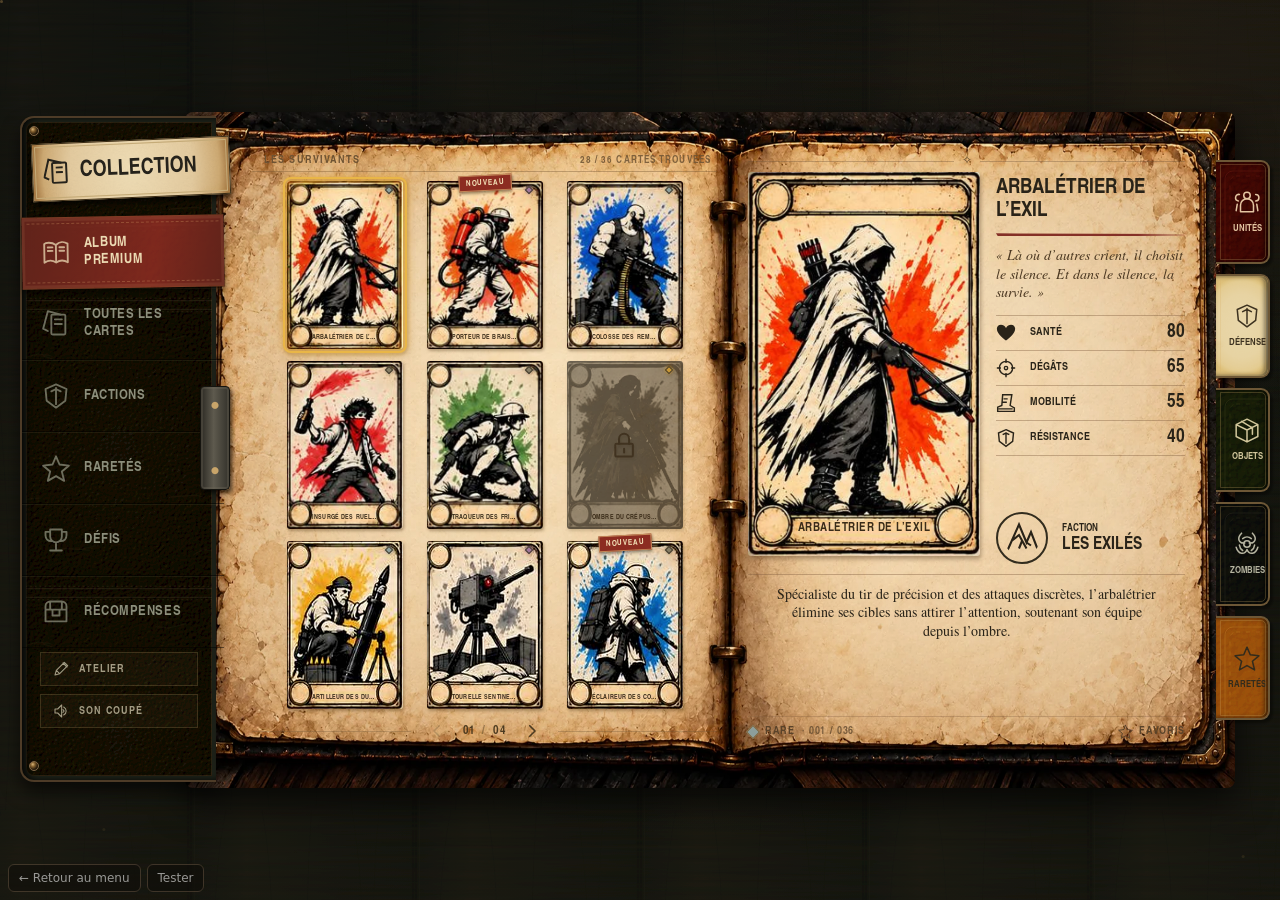
<file: interfaces/grimoire/index.html>
<!doctype html>
<html lang="fr">
  <head>
    <meta charset="UTF-8" />
    <meta name="viewport" content="width=device-width, initial-scale=1" />
    <meta name="theme-color" content="#181710" />
    <meta
      name="description"
      content="Entrez dans le Grimoire des Exilés. Feuilletez votre collection, découvrez vos cartes et façonnez votre propre album."
    />
    <title>Le Grimoire des Exilés — Collection</title>
    <link rel="icon" href="assets/favicon.svg" type="image/svg+xml" />
    <link rel="stylesheet" href="style.css" />
    <script src="script.js" defer></script>
  </head>
  <body>
    <svg class="svg-defs" xmlns="http://www.w3.org/2000/svg">
      <defs>
        <symbol id="i-cards" viewBox="0 0 24 24">
          <rect x="8" y="4" width="12" height="17" rx="1" />
          <path d="m5 18-4-2L5 1l11 3M11 8h6m-6 4h6" />
        </symbol>
        <symbol id="i-book" viewBox="0 0 24 24">
          <path d="M12 5C8 2 3 3 2 4v16c3-2 7-2 10 0 3-2 7-2 10 0V4c-3-2-7-2-10 1Zm0 0v15M5 7h4M5 10h4m6-3h4m-4 3h4" />
        </symbol>
        <symbol id="i-shield" viewBox="0 0 24 24"><path d="m12 2 9 4-1 10-8 6-8-6L3 6Zm0 3v14M8 8l4-2 4 2" /></symbol>
        <symbol id="i-star" viewBox="0 0 24 24"><path d="m12 2 3 7 8 1-6 5 2 8-7-4-7 4 2-8-6-5 8-1Z" /></symbol>
        <symbol id="i-trophy" viewBox="0 0 24 24">
          <path d="M7 3h10v6a5 5 0 0 1-10 0Zm0 2H3v3c0 3 2 5 5 5m9-8h4v3c0 3-2 5-5 5m-4 1v6m-5 1h10" />
        </symbol>
        <symbol id="i-chest" viewBox="0 0 24 24">
          <path d="M3 10V7a4 4 0 0 1 4-4h10a4 4 0 0 1 4 4v13H3Zm0 0h18M9 10v5h6v-5M7 3v7m10-7v7" />
        </symbol>
        <symbol id="i-users" viewBox="0 0 24 24">
          <circle cx="12" cy="6" r="3" />
          <path d="M6 21v-6a6 6 0 0 1 12 0v6ZM5 5a3 3 0 0 0-1 6m16-6a3 3 0 0 1 0 6M3 14l-1 6m19-6 1 6" />
        </symbol>
        <symbol id="i-box" viewBox="0 0 24 24">
          <path d="m12 2 10 5v11l-10 5-10-5V7Zm0 10L2 7m10 5L22 7M12 12v11M7 4l10 6v6" />
        </symbol>
        <symbol id="i-bio" viewBox="0 0 24 24">
          <circle cx="12" cy="12" r="3" />
          <path
            d="M7 2c-5 5-2 10 3 9m7-9c5 5 2 10-3 9M2 15c2 7 8 7 10 2m10-2c-2 7-8 7-10 2M8 7a6 6 0 0 1 8 0M5 13a7 7 0 0 0 3 5m11-5a7 7 0 0 1-3 5"
          />
        </symbol>
        <symbol id="i-mountain" viewBox="0 0 24 24">
          <path d="m2 21 8-18 5 12 3-7 5 13M5 14l5-4 5 9m-3-5-2 5m5-4 3 2" />
        </symbol>
        <symbol id="i-target" viewBox="0 0 24 24">
          <circle cx="12" cy="12" r="8" />
          <circle cx="12" cy="12" r="2" />
          <path d="M12 1v5m0 12v5M1 12h5m12 0h5" />
        </symbol>
        <symbol id="i-heart" viewBox="0 0 24 24">
          <path d="M12 21S1 14 1 7C1 1 9 0 12 6c3-6 11-5 11 1 0 7-11 14-11 14Z" />
        </symbol>
        <symbol id="i-boot" viewBox="0 0 24 24"><path d="M8 2h11l-2 13 5 3v4H2v-5l5-2ZM9 7h5m-6 4h5M3 19h17" /></symbol>
        <symbol id="i-edit" viewBox="0 0 24 24">
          <path d="m15 3 6 6M3 21l2-7L17 2l5 5L10 19Zm2-7 5 5M3 21l7-2" />
        </symbol>
        <symbol id="i-arrow" viewBox="0 0 24 24"><path d="m9 5 7 7-7 7" /></symbol>
        <symbol id="i-download" viewBox="0 0 24 24"><path d="M12 2v14m-5-5 5 5 5-5M3 16v6h18v-6" /></symbol>
        <symbol id="i-close" viewBox="0 0 24 24"><path d="m5 5 14 14M5 19 19 5" /></symbol>
        <symbol id="i-sound" viewBox="0 0 24 24">
          <path d="M3 9h4l6-6v18l-6-6H3Zm13-3c5 3 5 9 0 12m-1-8c2 1 2 3 0 4" />
        </symbol>
        <symbol id="i-lock" viewBox="0 0 24 24">
          <rect x="5" y="11" width="14" height="10" rx="1" />
          <path d="M8 11V7a4 4 0 0 1 8 0v4m-4 4v3" />
        </symbol>
        <symbol id="i-search" viewBox="0 0 24 24">
          <circle cx="10" cy="10" r="7" />
          <path d="m15 15 7 7" />
        </symbol>
      </defs>
    </svg>
    <div class="atmosphere" aria-hidden="true"></div>
    <main class="stage" id="book">
      <div class="book-texture" aria-hidden="true"></div>
      <nav class="sidebar" aria-label="Navigation de la collection">
        <div class="collection-plaque">
          <svg><use href="#i-cards" /></svg><span>COLLECTION</span>
        </div>
        <div class="sidebar-links">
          <button class="nav-item active" data-section="album">
            <svg><use href="#i-book" /></svg><span>ALBUM PREMIUM</span>
          </button>
          <button class="nav-item" data-section="all">
            <svg><use href="#i-cards" /></svg><span>TOUTES LES CARTES</span>
          </button>
          <button class="nav-item" data-section="factions">
            <svg><use href="#i-shield" /></svg><span>FACTIONS</span>
          </button>
          <button class="nav-item" data-section="rarities">
            <svg><use href="#i-star" /></svg><span>RARETÉS</span>
          </button>
          <button class="nav-item" data-section="challenges">
            <svg><use href="#i-trophy" /></svg><span>DÉFIS</span>
          </button>
          <button class="nav-item" data-section="rewards">
            <svg><use href="#i-chest" /></svg><span>RÉCOMPENSES</span>
          </button>
        </div>
        <div class="sidebar-tools">
          <button class="tool-button" id="open-workshop">
            <svg><use href="#i-edit" /></svg><span>ATELIER</span>
          </button>
          <button class="tool-button" id="sound-toggle" aria-label="Activer les sons de page" aria-pressed="false">
            <svg><use href="#i-sound" /></svg><span>SON COUPÉ</span>
          </button>
        </div>
        <span class="sidebar-clasp" aria-hidden="true"></span>
      </nav>
      <section class="left-page" aria-label="Cartes de la collection">
        <div class="page-header">
          <span id="page-heading">LES SURVIVANTS</span><span id="page-count">36 CARTES</span>
        </div>
        <div class="filter-strip" id="filter-strip" hidden></div>
        <div class="card-grid" id="card-grid"></div>
        <div id="special-page" class="special-page" hidden></div>
        <div class="page-navigation">
          <span class="page-line"></span
          ><button id="previous-page" aria-label="Tourner la page précédente">
            <svg class="flipped"><use href="#i-arrow" /></svg></button
          ><span id="page-number" aria-live="polite">01 <i>/</i> 04</span
          ><button id="next-page" aria-label="Tourner la page suivante">
            <svg><use href="#i-arrow" /></svg></button
          ><span class="page-line"></span>
        </div>
      </section>
      <section class="right-page" id="detail-page" aria-label="Détails de la carte sélectionnée"></section>
      <div class="turning-page" id="turning-page" aria-hidden="true">
        <div class="turn-face turn-front"></div>
        <div class="turn-face turn-back"></div>
      </div>
      <nav class="category-tabs" aria-label="Types de cartes">
        <button class="category-tab tab-red" data-category="unit" aria-pressed="false">
          <svg><use href="#i-users" /></svg><span>UNITÉS</span>
        </button>
        <button class="category-tab tab-cream" data-category="defense" aria-pressed="false">
          <svg><use href="#i-shield" /></svg><span>DÉFENSE</span>
        </button>
        <button class="category-tab tab-green" data-category="item" aria-pressed="false">
          <svg><use href="#i-box" /></svg><span>OBJETS</span>
        </button>
        <button class="category-tab tab-gray" data-category="zombie" aria-pressed="false">
          <svg><use href="#i-bio" /></svg><span>ZOMBIES</span>
        </button>
        <button class="category-tab tab-gold" data-category="rare" aria-pressed="false">
          <svg><use href="#i-star" /></svg><span>RARETÉS</span>
        </button>
      </nav>
    </main>
    <div class="drawer-overlay" id="drawer-overlay" hidden></div>
    <aside class="workshop" id="workshop" aria-labelledby="workshop-title" aria-modal="true" role="dialog" hidden>
      <div class="workshop-header">
        <div>
          <span class="eyebrow">FAÇONNEZ VOTRE UNIVERS</span>
          <h2 id="workshop-title">L’atelier du grimoire</h2>
        </div>
        <button class="icon-button" id="close-workshop" aria-label="Fermer l’atelier">
          <svg><use href="#i-close" /></svg>
        </button>
      </div>
      <div class="workshop-tabs" role="tablist">
        <button role="tab" id="tab-card" aria-selected="true" aria-controls="panel-card" data-workshop-tab="card">
          La carte</button
        ><button
          role="tab"
          id="tab-textures"
          aria-selected="false"
          aria-controls="panel-textures"
          data-workshop-tab="textures"
        >
          Les textures
        </button>
      </div>
      <div class="workshop-body">
        <section id="panel-card" role="tabpanel" aria-labelledby="tab-card">
          <p class="workshop-intro">Donnez votre propre histoire à la carte sélectionnée.</p>
          <form id="card-form">
            <label>Nom de la carte<input name="name" maxlength="60" required /></label>
            <div class="form-row">
              <label
                >Faction<select name="faction">
                  <option>Les Exilés</option>
                  <option>Les Veilleurs</option>
                  <option>La Légion</option>
                  <option>Les Oubliés</option>
                </select></label
              ><label
                >Rareté<select name="rarity">
                  <option>Commune</option>
                  <option>Rare</option>
                  <option>Épique</option>
                  <option>Légendaire</option>
                </select></label
              >
            </div>
            <label>Citation<textarea name="quote" rows="2" maxlength="160"></textarea></label>
            <label>Histoire<textarea name="description" rows="4" maxlength="450"></textarea></label>
            <div class="stats-inputs">
              <label>Santé<input name="health" type="number" min="0" max="100" required /></label
              ><label>Dégâts<input name="damage" type="number" min="0" max="100" required /></label
              ><label>Mobilité<input name="mobility" type="number" min="0" max="100" required /></label
              ><label>Résistance<input name="resistance" type="number" min="0" max="100" required /></label>
            </div>
            <button class="primary-button" type="submit">
              <svg><use href="#i-edit" /></svg> Enregistrer la carte
            </button>
            <p class="save-note">Vos modifications sont conservées dans ce navigateur.</p>
          </form>
        </section>
        <section id="panel-textures" role="tabpanel" aria-labelledby="tab-textures" hidden>
          <p class="workshop-intro">Du papier au cuir, chaque matière se travaille.</p>
          <div class="texture-gallery" id="texture-gallery"></div>
          <label class="range-label"
            >Chaleur du parchemin <output id="warmth-value">50 %</output
            ><input type="range" id="warmth" min="0" max="100" value="50"
          /></label>
          <label class="range-label"
            >Patine des pages <output id="patina-value">70 %</output
            ><input type="range" id="patina" min="0" max="100" value="70"
          /></label>
          <label class="range-label"
            >Vitesse du feuilletage <output id="speed-value">Naturelle</output
            ><input type="range" id="turn-speed" min="500" max="1500" step="100" value="1000"
          /></label>
        </section>
        <div class="workshop-export">
          <span>EMPORTER VOTRE CRÉATION</span
          ><button id="export-data">
            <svg><use href="#i-download" /></svg> Exporter les cartes (.json)
          </button>
        </div>
      </div>
    </aside>
    <div class="toast" id="toast" role="status" aria-live="polite"></div>

    <!-- Barre de test : retour au menu + états à tester. À retirer pour l'intégration au jeu. -->
    <div class="ui-dev" id="ui-dev">
      <a class="ui-dev-back" href="../../index.html">← Retour au menu</a>
      <details>
        <summary>Tester</summary>
        <div id="ui-tests"></div>
      </details>
    </div>
  </body>
</html>
</file>
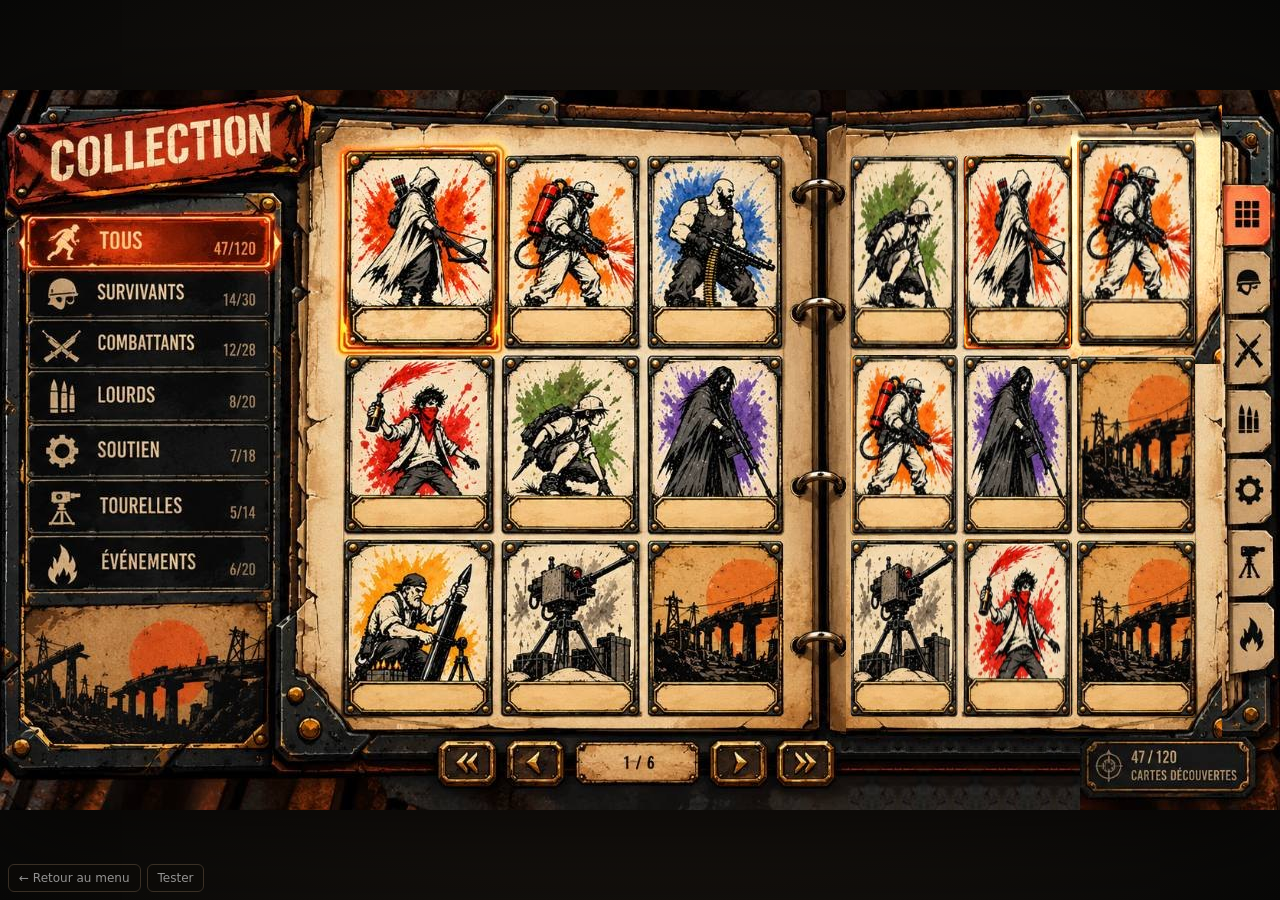
<file: interfaces/terres-mortes/index.html>
<!doctype html>
<html lang="fr">
<head>
  <meta charset="utf-8">
  <meta name="viewport" content="width=device-width, initial-scale=1">
  <meta name="theme-color" content="#17120e">
  <meta name="description" content="Explorez votre collection de survivants, de combattants et de reliques des terres mortes. Un classeur de cartes interactif au style post-apocalyptique.">
  <title>Collection — Terres mortes</title>
  <link rel="icon" href="data:image/svg+xml,%3Csvg xmlns='http://www.w3.org/2000/svg' viewBox='0 0 64 64'%3E%3Crect width='64' height='64' rx='8' fill='%23211a12'/%3E%3Cpath d='M15 8h34v48H15z' fill='%23d1ad6d' stroke='%23ac4821' stroke-width='4'/%3E%3Cpath d='M34 14 22 34h10l-3 16 15-25H33z' fill='%23211a12'/%3E%3C/svg%3E">
<link rel="stylesheet" href="style.css">
</head>
<body>
  <main id="collection" aria-label="Collection de cartes des terres mortes">
    <h1 class="sr-only">Collection — Terres mortes</h1>
    <div class="desktop-shell" id="desktop-shell">
      <section class="board pristine" id="board" data-filter="all" aria-label="Classeur de collection">
        <nav id="categories" aria-label="Catégories de cartes"></nav>
        <div id="left-cards" role="group" aria-label="Cartes de la page actuelle"></div>
        <div id="right-cards" role="group" aria-label="Aperçu de la page suivante"></div>
        <nav id="edge-tabs" aria-label="Onglets du classeur"></nav>
        <nav aria-label="Pages de la collection">
          <button class="hotspot page-button" data-page="first" style="left:439px;top:651px;width:56px;height:45px" aria-label="Première page"></button>
          <button class="hotspot page-button" data-page="prev" style="left:509px;top:651px;width:54px;height:45px" aria-label="Page précédente"></button>
          <output id="page-number" aria-label="Page actuelle">1 / 6</output>
          <button class="hotspot page-button" data-page="next" style="left:713px;top:651px;width:53px;height:45px" aria-label="Page suivante"></button>
          <button class="hotspot page-button" data-page="last" style="left:779px;top:651px;width:54px;height:45px" aria-label="Dernière page"></button>
        </nav>
        <button class="hotspot collection-progress" id="progress-button" style="left:1081px;top:646px;width:178px;height:60px" aria-label="Voir la progression : 47 cartes découvertes sur 120"></button>
      </section>
    </div>
    <section class="mobile-collection" aria-label="Collection sur mobile">
      <header class="mobile-header"><p>ARCHIVES DES TERRES MORTES</p><h2>COLLECTION</h2><span>47 / 120 cartes découvertes</span></header>
      <label class="mobile-select-label" for="mobile-category">CATÉGORIE</label>
      <select id="mobile-category" aria-label="Catégorie de cartes"></select>
      <div class="mobile-grid" id="mobile-grid"></div>
      <nav class="mobile-pagination" aria-label="Pages sur mobile">
        <button data-page="prev" aria-label="Page précédente">←</button><output id="mobile-page">1 / 6</output><button data-page="next" aria-label="Page suivante">→</button>
      </nav>
    </section>
    <p class="sr-only" id="announcement" role="status" aria-live="polite"></p>
  </main>
  <dialog id="card-dialog" aria-labelledby="card-name">
    <button class="close-dialog" aria-label="Fermer la fiche">×</button>
    <div class="detail-art" id="detail-art" aria-hidden="true"></div>
    <div class="detail-copy">
      <p class="eyebrow" id="card-category"></p>
      <h2 id="card-name"></h2>
      <span class="rarity" id="card-rarity"></span>
      <p class="description" id="card-description"></p>
      <dl class="stats"><div><dt>ATTAQUE</dt><dd id="card-power"></dd></div><div><dt>DÉFENSE</dt><dd id="card-defense"></dd></div><div><dt>COÛT</dt><dd id="card-cost"></dd></div></dl>
      <p class="card-status">✦ CARTE DÉCOUVERTE <span id="card-id"></span></p>
      <button class="favorite-button" id="favorite-button" aria-pressed="false">☆ Marquer comme favorite</button>
      <div class="detail-navigation"><button id="detail-prev" aria-label="Carte précédente">←</button><span id="detail-index"></span><button id="detail-next" aria-label="Carte suivante">→</button></div>
    </div>
  </dialog>
  <dialog id="progress-dialog" aria-labelledby="progress-title">
    <button class="close-dialog" aria-label="Fermer la progression">×</button>
    <p class="eyebrow">ARCHIVES DES TERRES MORTES</p><h2 id="progress-title">Votre collection</h2>
    <p class="progress-total"><strong>47</strong><span> / 120 cartes découvertes</span></p>
    <progress value="47" max="120" aria-label="47 cartes découvertes sur 120"></progress>
    <div id="progress-categories"></div>
    <p class="progress-note">Certaines cartes appartiennent à plusieurs catégories.</p>
  </dialog>
  <noscript><p class="noscript">Activez JavaScript pour feuilleter le classeur et consulter les cartes.</p></noscript>
<!-- Barre de test : retour au menu + états à tester. À retirer pour l'intégration au jeu. -->
<div class="ui-dev" id="ui-dev">
  <a class="ui-dev-back" href="../../index.html">← Retour au menu</a>
  <details><summary>Tester</summary><div id="ui-tests"></div></details>
</div>

<script type="module" src="script.js"></script>
</body>
</html>
</file>
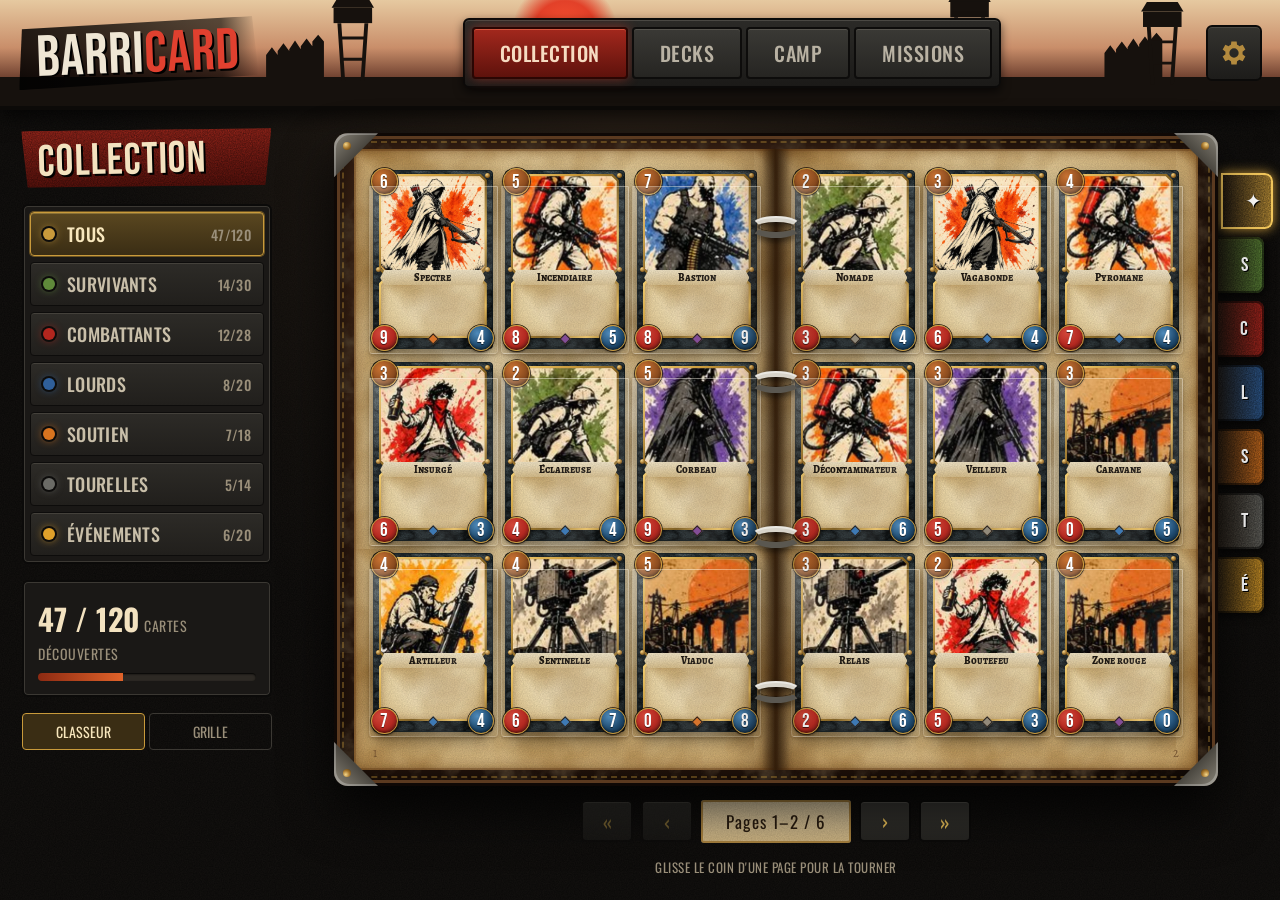
<file: classeur.html>
<!doctype html>
<html lang="fr">
<head>
<meta charset="utf-8">
<meta name="viewport" content="width=device-width, initial-scale=1">
<title>Barricard — Classeur</title>
<link rel="preconnect" href="https://fonts.googleapis.com">
<link rel="preconnect" href="https://fonts.gstatic.com" crossorigin>
<link href="https://fonts.googleapis.com/css2?family=Oswald:wght@500;700&family=Bebas+Neue&family=Alegreya+Sans:wght@500;700&family=Alegreya+SC:wght@700;800&display=swap" rel="stylesheet">
<style>
:root{
  --bg:#141210;
  --gold:#c99a3b; --gold-hi:#f2c75c; --gold-lo:#7a5a1e; --bronze:#8a4b1f;
  --red:#b3261e; --red-hi:#e0402f; --blue:#1f4a6e;
  --slate:#3f4c50; --slate-hi:#5d6c70; --slate-lo:#252e31;
  --text:#d9cdb4; --muted:#9a8f7a;

  /* Procedural textures, generated with SVG filters (no image files) */
  --noise:url("data:image/svg+xml,%3Csvg xmlns='http://www.w3.org/2000/svg' width='220' height='220'%3E%3Cfilter id='n'%3E%3CfeTurbulence type='fractalNoise' baseFrequency='.85' numOctaves='3' stitchTiles='stitch'/%3E%3CfeColorMatrix values='0 0 0 0 0 0 0 0 0 0 0 0 0 0 0 0 0 0 .55 0'/%3E%3C/filter%3E%3Crect width='100%25' height='100%25' filter='url(%23n)'/%3E%3C/svg%3E");
  --grain:url("data:image/svg+xml,%3Csvg xmlns='http://www.w3.org/2000/svg' width='220' height='220'%3E%3Cfilter id='n'%3E%3CfeTurbulence type='fractalNoise' baseFrequency='.85' numOctaves='3' stitchTiles='stitch'/%3E%3CfeColorMatrix values='0 0 0 0 0 0 0 0 0 0 0 0 0 0 0 0 0 0 .16 0'/%3E%3C/filter%3E%3Crect width='100%25' height='100%25' filter='url(%23n)'/%3E%3C/svg%3E");
  --stains:url("data:image/svg+xml,%3Csvg xmlns='http://www.w3.org/2000/svg' width='400' height='400'%3E%3Cfilter id='s'%3E%3CfeTurbulence type='fractalNoise' baseFrequency='.012' numOctaves='4' seed='7' stitchTiles='stitch'/%3E%3CfeColorMatrix values='0 0 0 0 .45 0 0 0 0 .28 0 0 0 0 .08 0 0 0 1.4 -.55'/%3E%3C/filter%3E%3Crect width='100%25' height='100%25' filter='url(%23s)'/%3E%3C/svg%3E");
  --stone:url("data:image/svg+xml,%3Csvg xmlns='http://www.w3.org/2000/svg' width='300' height='300'%3E%3Cfilter id='r'%3E%3CfeTurbulence type='turbulence' baseFrequency='.03 .09' numOctaves='3' seed='3' stitchTiles='stitch'/%3E%3CfeColorMatrix values='0 0 0 0 0 0 0 0 0 0 0 0 0 0 0 0 0 0 -2.2 1.05'/%3E%3C/filter%3E%3Crect width='100%25' height='100%25' filter='url(%23r)'/%3E%3C/svg%3E");
  --leather:url("data:image/svg+xml,%3Csvg xmlns='http://www.w3.org/2000/svg' width='260' height='260'%3E%3Cfilter id='l'%3E%3CfeTurbulence type='fractalNoise' baseFrequency='.045' numOctaves='5' seed='11' stitchTiles='stitch'/%3E%3CfeColorMatrix values='0 0 0 0 .1 0 0 0 0 .06 0 0 0 0 .03 0 0 0 2.2 -.9'/%3E%3C/filter%3E%3Crect width='100%25' height='100%25' filter='url(%23l)'/%3E%3C/svg%3E");
}
*{box-sizing:border-box}
html,body{margin:0;min-height:100%}
body{
  background:radial-gradient(ellipse at 50% 0%,#2a2017 0%,transparent 60%),var(--noise),var(--bg);
  color:var(--text);font-family:"Alegreya Sans",system-ui,sans-serif;min-height:100vh;overflow-x:hidden;
}
button{font:inherit;color:inherit;cursor:pointer}
a{color:inherit}

/* ================= HEADER (shared look with index.html) ================= */
header{position:relative;height:110px;overflow:hidden;
  background:linear-gradient(#e6c9a0 0%,#c98e6a 45%,#5a2f22 80%,#1c1511 100%);
  border-bottom:4px solid #0c0a08;box-shadow:0 6px 18px rgba(0,0,0,.7)}
header .sky{position:absolute;inset:0;width:100%;height:100%}
.header-row{position:relative;z-index:2;display:flex;align-items:center;gap:20px;height:100%;padding:0 18px}
.logo{font-family:"Bebas Neue",Impact,sans-serif;font-size:58px;letter-spacing:1px;line-height:1;padding:6px 18px 2px;transform:rotate(-2deg);
  background:linear-gradient(90deg,rgba(0,0,0,.85),rgba(0,0,0,.6) 85%,transparent);clip-path:polygon(2% 8%,98% 0,100% 90%,0 100%);
  text-shadow:2px 2px 0 #000;user-select:none;flex-shrink:0;text-decoration:none}
.logo .w{color:#efe6d4}.logo .r{color:var(--red-hi)}
nav.tabs{display:flex;gap:4px;padding:7px;margin:0 auto;background:linear-gradient(#2b2a27,#1b1a18);border:2px solid #0b0a09;border-radius:6px;
  box-shadow:inset 0 1px 0 #4a4843,0 4px 10px rgba(0,0,0,.6)}
.tab{font-family:"Oswald",sans-serif;font-weight:500;font-size:20px;letter-spacing:.5px;text-transform:uppercase;text-decoration:none;
  padding:9px 26px;border:2px solid #0d0c0b;border-radius:4px;color:#b9b2a3;background:linear-gradient(#3a3935,#262522);box-shadow:inset 0 1px 0 #55534d}
.tab:hover{color:#efe6d4}
.tab.active{color:#f6dcc2;background:linear-gradient(#a3281d,#5e120c);border-color:#2a0603;box-shadow:inset 0 1px 0 #d4563f,0 0 12px rgba(224,64,47,.45)}
.gear{width:56px;height:56px;flex-shrink:0;border:2px solid #0b0a09;border-radius:6px;background:linear-gradient(#34332f,#1d1c1a);box-shadow:inset 0 1px 0 #4a4843;display:grid;place-items:center}
.gear svg{width:32px;height:32px;fill:#b38a3e;transition:transform .5s}
.gear:hover svg{transform:rotate(90deg)}

/* ================= LAYOUT ================= */
main{display:grid;grid-template-columns:250px minmax(0,1fr);gap:22px;padding:18px 22px;max-width:1700px;margin:0 auto;height:calc(100vh - 110px)}
aside.side{display:flex;flex-direction:column;gap:16px;min-height:0}
.banner{font-family:"Bebas Neue";font-size:44px;letter-spacing:1px;line-height:1;color:#f3e2c0;padding:10px 16px 6px;text-shadow:2px 2px 0 #000;
  background:var(--noise),linear-gradient(#a3281d,#5e120c);clip-path:polygon(0 0,100% 6%,97% 100%,2% 94%);transform:rotate(-1.5deg)}
.filters{padding:6px;background:#1a1816;border:2px solid #0b0a09;border-radius:6px;box-shadow:inset 0 0 0 1px #3b3833;display:flex;flex-direction:column;gap:6px}
.filter{display:flex;align-items:center;gap:12px;padding:8px 12px;text-align:left;position:relative;
  font-family:"Oswald",sans-serif;font-weight:500;font-size:18px;text-transform:uppercase;letter-spacing:.3px;
  color:#c9bfa9;background:linear-gradient(#2d2b27,#211f1c);border:1px solid #0d0c0b;border-radius:4px;box-shadow:inset 0 1px 0 #44413b;transition:color .2s}
.filter i{width:12px;height:12px;border-radius:50%;flex-shrink:0;background:var(--c);box-shadow:0 0 0 2px #0d0c0b,0 0 8px var(--c)}
.filter:hover{color:#f0e3c6}
.filter.active{color:#f8e7bd;background:linear-gradient(#5a4720,#3a2d14);border-color:var(--gold);box-shadow:inset 0 1px 0 #8a7136,0 0 0 1px #6b5322}
.filter .count{margin-left:auto;font-size:14px;color:var(--muted)}
.progress-box{padding:14px;background:#1a1816;border:2px solid #0b0a09;border-radius:6px;box-shadow:inset 0 0 0 1px #3b3833;font-family:"Oswald"}
.progress-box strong{font-size:30px;color:#f3e2c0}
.progress-box span{color:var(--muted);font-size:14px;text-transform:uppercase;letter-spacing:.5px}
.bar{height:8px;margin-top:8px;border-radius:4px;background:#2d2924;overflow:hidden;box-shadow:inset 0 1px 2px #000}
.bar b{display:block;height:100%;background:linear-gradient(90deg,#8d2a12,#e0632a)}
.view-switch{display:flex;gap:4px;font-family:"Oswald";text-transform:uppercase;font-size:14px}
.view-switch a,.view-switch span{flex:1;text-align:center;padding:7px;border-radius:4px;text-decoration:none;border:1px solid #3b3833;color:var(--muted)}
.view-switch span{color:#f8e7bd;border-color:var(--gold);background:#3a2d14}

/* ================= BINDER ================= */
.binder-wrap{container-type:size;min-height:0;display:flex;flex-direction:column;align-items:center;justify-content:center;gap:14px}
.binder-wrap{--pw:min(calc((100cqw - 120px) / 2), calc((100cqh - 100px) * .68))}
.binder{
  position:relative;padding:16px 20px;border-radius:14px;
  background:var(--leather),radial-gradient(ellipse at 30% 20%,#4a2c1a,#2a170d 60%,#160c06);
  box-shadow:inset 0 0 0 3px #0f0805,inset 0 0 0 6px #5b3a20,inset 0 0 40px #000,0 25px 50px rgba(0,0,0,.75);
}
.binder::before{ /* stitched seam */
  content:"";position:absolute;inset:8px;border-radius:9px;border:2px dashed rgba(201,154,59,.35);pointer-events:none}
.spread{position:relative;display:flex;width:calc(var(--pw) * 2);height:calc(var(--pw) * 70 / 47.6);touch-action:pan-y;user-select:none;-webkit-user-select:none}

/* corner protectors */
.corner-metal{position:absolute;width:44px;height:44px;z-index:2;
  background:linear-gradient(135deg,#8a8579,#3b3832 60%,#1d1b18);clip-path:polygon(0 0,100% 0,0 100%);
  box-shadow:inset 2px 2px 0 rgba(255,255,255,.25)}
.corner-metal::after{content:"";position:absolute;left:9px;top:9px;width:8px;height:8px;border-radius:50%;background:radial-gradient(circle at 35% 30%,#f3d58a,#a8772c 50%,#4a3210)}
.cm-tl{left:0;top:0;border-top-left-radius:14px}
.cm-tr{right:0;top:0;transform:scaleX(-1);border-top-left-radius:14px}
.cm-bl{left:0;bottom:0;transform:scaleY(-1);border-top-left-radius:14px}
.cm-br{right:0;bottom:0;transform:scale(-1);border-top-left-radius:14px}

/* --- a page --- */
.page{
  container-type:inline-size;position:absolute;top:0;width:var(--pw);aspect-ratio:47.6/70;
  padding:calc(var(--pw)*.05) calc(var(--pw)*.046) calc(var(--pw)*.075);
  display:grid;grid-template-columns:repeat(3,1fr);grid-template-rows:repeat(3,auto);gap:calc(var(--pw)*.029);align-content:start;
  background:var(--grain),var(--stains),radial-gradient(ellipse at 50% 45%,#f4e3bd,#e6cc97 60%,#c9a466);
  background-blend-mode:multiply,multiply,normal;
  box-shadow:inset 0 0 calc(var(--pw)*.06) rgba(110,60,15,.35);
}
.page.right{left:var(--pw);border-radius:0 calc(var(--pw)*.016) calc(var(--pw)*.016) 0}
.page.left{left:0;border-radius:calc(var(--pw)*.016) 0 0 calc(var(--pw)*.016)}
.page::before{ /* gutter shadow near the rings */
  content:"";position:absolute;top:0;bottom:0;width:12cqw;pointer-events:none;z-index:3}
.page.right::before{left:0;background:linear-gradient(90deg,rgba(40,20,5,.55),rgba(40,20,5,.15) 40%,transparent)}
.page.left::before{right:0;background:linear-gradient(270deg,rgba(40,20,5,.55),rgba(40,20,5,.15) 40%,transparent)}
.page::after{ /* burnt, worn edge */
  content:"";position:absolute;inset:0;border-radius:inherit;pointer-events:none;z-index:3;
  box-shadow:inset 0 0 0 .5cqw rgba(90,50,15,.35),inset 0 0 2.5cqw rgba(70,35,8,.55)}
.page .folio{position:absolute;bottom:2.2cqw;font-family:"Alegreya SC",serif;font-size:3.2cqw;color:#6b4b2c;opacity:.85}
.page.right .folio{right:5cqw}.page.left .folio{left:5cqw}
.page .end{grid-column:1/-1;grid-row:1/-1;align-self:center;justify-self:center;text-align:center;font-family:"Bebas Neue";font-size:9cqw;line-height:1;
  color:rgba(120,40,20,.55);border:1cqw solid rgba(120,40,20,.45);padding:3cqw 5cqw 2cqw;transform:rotate(-8deg);border-radius:2cqw;margin-top:40cqw}
.page .end small{display:block;font-size:4cqw;letter-spacing:.5cqw}

/* --- plastic pocket --- */
.slot{position:relative;aspect-ratio:2/3}
.slot::after{ /* the clear sleeve in front of the card */
  content:"";position:absolute;left:-1.2cqw;right:-1.2cqw;top:9%;bottom:-1.2cqw;border-radius:0 0 1cqw 1cqw;pointer-events:none;z-index:5;
  background:linear-gradient(115deg,rgba(255,255,255,.28) 0%,rgba(255,255,255,.04) 22%,transparent 40%,rgba(255,255,255,.1) 75%,transparent 85%);
  border:.3cqw solid rgba(255,250,235,.16);border-top:.5cqw solid rgba(255,250,235,.4);box-shadow:0 .4cqw .8cqw rgba(60,30,5,.25)}
.slot.empty{border-radius:1cqw;background:rgba(110,70,25,.12);box-shadow:inset 0 0 0 .4cqw rgba(110,70,25,.2);display:grid;place-items:center;
  color:rgba(110,70,25,.4);font-size:6cqw}
.slot .card{position:absolute;inset:0;transition:transform .25s cubic-bezier(.2,.8,.2,1)}
@media (hover:hover){.slot:hover .card{transform:translateY(-6%) rotate(-1.5deg)}}

/* ================= CARD (same component as index.html) ================= */
.card{container-type:inline-size;position:relative;aspect-ratio:2/3;cursor:pointer;border-radius:3cqw;box-shadow:0 2cqw 4cqw rgba(0,0,0,.45)}
.face{position:absolute;inset:0;border-radius:3cqw;overflow:hidden}
.frame{position:absolute;inset:0;border-radius:3cqw;
  background:var(--noise),var(--stone),linear-gradient(160deg,var(--slate-hi),var(--slate) 45%,var(--slate-lo));
  background-size:auto,140% 140%,auto;background-blend-mode:normal,soft-light,normal;
  box-shadow:inset 0 0 0 .6cqw #111a1c,inset .8cqw .8cqw 0 rgba(255,255,255,.08),inset -.8cqw -.8cqw 0 rgba(0,0,0,.35)}
.panel{--c:5cqw;position:absolute;left:4.8%;right:4.8%;
  clip-path:polygon(var(--c) 0,calc(100% - var(--c)) 0,100% var(--c),100% calc(100% - var(--c)),calc(100% - var(--c)) 100%,var(--c) 100%,0 calc(100% - var(--c)),0 var(--c));
  background:linear-gradient(135deg,#f3cf74,var(--gold) 30%,var(--gold-lo) 55%,#e5bb5e 80%,var(--gold-lo))}
.panel>.inner{--c:4.1cqw;position:absolute;inset:1.9cqw;
  clip-path:polygon(var(--c) 0,calc(100% - var(--c)) 0,100% var(--c),100% calc(100% - var(--c)),calc(100% - var(--c)) 100%,var(--c) 100%,0 calc(100% - var(--c)),0 var(--c));
  background:var(--grain),var(--stains),radial-gradient(ellipse at 50% 40%,#fbefd2,#f1dcab 55%,#dcbc80);background-blend-mode:multiply,multiply,normal;
  box-shadow:inset 0 0 6cqw rgba(110,70,20,.45)}
.panel>.inner img{position:absolute;inset:0;width:100%;height:100%;object-fit:cover;display:block}
.art-panel{top:2.2%;height:56.6%}
.text-panel{top:60%;bottom:6.2%}
.rv{position:absolute;width:4.4cqw;height:4.4cqw;margin:-2.2cqw 0 0 -2.2cqw;border-radius:50%;
  background:radial-gradient(circle at 35% 30%,#f3d58a,#a8772c 50%,#4a3210);box-shadow:0 .3cqw .5cqw rgba(0,0,0,.7)}
.gem{position:absolute;z-index:4;display:grid;place-items:center;border-radius:50%;width:22cqw;height:22cqw;padding-top:1.2cqw;
  font-family:"Bebas Neue",Impact,sans-serif;font-size:16cqw;line-height:1;color:#fff;text-shadow:0 .6cqw 0 rgba(0,0,0,.6);border:1.3cqw solid var(--gold);
  box-shadow:0 0 0 .6cqw #1b120a,0 1cqw 2cqw rgba(0,0,0,.6),inset 0 -1.5cqw 2cqw rgba(0,0,0,.35)}
.gem.cost{top:-1.5cqw;left:-1.5cqw;background:radial-gradient(circle at 35% 30%,#c87232,var(--bronze) 60%,#4a230b)}
.gem.atk{bottom:-1.5cqw;left:-1.5cqw;background:radial-gradient(circle at 35% 30%,#d2483a,var(--red) 55%,#4f0c08)}
.gem.hp{bottom:-1.5cqw;right:-1.5cqw;background:radial-gradient(circle at 35% 30%,#4f8bbb,var(--blue) 55%,#0d2234)}
.name{--c:3.5cqw;position:absolute;z-index:3;left:6%;right:6%;top:55.8%;padding:2.2cqw 3cqw 2cqw;
  font-family:"Alegreya SC",Georgia,serif;font-weight:800;font-size:8.5cqw;line-height:1;text-align:center;color:#1e1812;white-space:nowrap;overflow:hidden;text-overflow:ellipsis;
  background:var(--grain),linear-gradient(#f5e8c8,#dcc28e);background-blend-mode:multiply,normal;
  clip-path:polygon(var(--c) 0,calc(100% - var(--c)) 0,100% 50%,calc(100% - var(--c)) 100%,var(--c) 100%,0 50%);filter:drop-shadow(0 .8cqw .6cqw rgba(0,0,0,.5))}
.rarity-dot{position:absolute;z-index:4;left:50%;bottom:3.5%;width:7cqw;height:7cqw;margin-left:-3.5cqw;transform:rotate(45deg);border:.8cqw solid #1b120a;background:var(--rc)}
.card.fav::before{content:"★";position:absolute;z-index:6;right:4%;top:3%;font-size:12cqw;color:#ffcf64;text-shadow:0 .5cqw 1cqw #000}
.text{position:absolute;z-index:3;left:11%;right:11%;top:68.5%;bottom:17%;font-size:5.6cqw;line-height:1.25;color:#2a221a;text-align:center;
  display:flex;align-items:center;justify-content:center}
.slot .text{display:none}

/* ================= PAGE TURN ================= */
.stage{position:absolute;inset:0;z-index:20;pointer-events:none;perspective:2600px;perspective-origin:50% 45%}
.leaf{position:absolute;top:0;left:var(--pw);width:var(--pw);height:100%;transform-style:preserve-3d;transform:translateZ(1px)}
.strip{position:absolute;top:0;height:100%;transform-style:preserve-3d;transform-origin:0 50%}
.sface{position:absolute;top:0;left:0;height:100%;overflow:hidden;backface-visibility:hidden;-webkit-backface-visibility:hidden}
.sface.back{transform:rotateY(180deg)}
.sface .page{left:auto}
.shade{position:absolute;inset:0;z-index:10;pointer-events:none;opacity:0}
.sface.front .shade{background:linear-gradient(90deg,rgba(30,15,3,.5),rgba(30,15,3,.85))}
.sface.back .shade{background:linear-gradient(270deg,rgba(30,15,3,.5),rgba(30,15,3,.85))}
.cast{position:absolute;top:0;height:100%;pointer-events:none;opacity:0}
.cast.r{left:var(--pw);width:var(--pw)}
.cast.l{left:0;width:var(--pw)}
.peel{position:absolute;bottom:0;width:16%;aspect-ratio:1;z-index:25;cursor:grab}
.peel.r{right:0}.peel.l{left:0}

/* rings over the spine */
.rings{position:absolute;left:var(--pw);top:0;bottom:0;width:0;z-index:30;pointer-events:none}
.ring{position:absolute;left:-26px;width:52px;height:22px;border-radius:50%;
  border:6px solid transparent;border-top-color:#d8d4ca;border-bottom-color:#5a5750;
  background:radial-gradient(ellipse at 50% 50%,transparent 55%,rgba(0,0,0,.35) 60%,transparent 70%);
  filter:drop-shadow(0 3px 3px rgba(0,0,0,.6))}
.ring::before{content:"";position:absolute;inset:-6px;border-radius:50%;border:2px solid rgba(255,255,255,.35);border-color:rgba(255,255,255,.45) transparent transparent}
.spine-shadow{position:absolute;left:calc(var(--pw) - 14px);width:28px;top:0;bottom:0;z-index:4;pointer-events:none;
  background:linear-gradient(90deg,transparent,rgba(20,10,2,.55) 50%,transparent)}

/* edge tabs */
.edge-tabs{position:absolute;right:-46px;top:40px;display:flex;flex-direction:column;gap:8px;z-index:-1}
.edge-tab{width:52px;height:56px;padding:0 0 0 12px;border:0;border-radius:0 8px 8px 0;display:grid;place-items:center;
  background:var(--noise),linear-gradient(90deg,#2a2016,var(--c));box-shadow:inset 0 0 0 2px rgba(0,0,0,.5),3px 3px 8px rgba(0,0,0,.6);
  transition:transform .2s}
.edge-tab:hover{transform:translateX(5px)}
.edge-tab.active{transform:translateX(9px);box-shadow:inset 0 0 0 2px #f2c75c,0 0 12px var(--c)}
.edge-tab span{font-family:"Bebas Neue";font-size:20px;color:#fff;text-shadow:1px 1px 0 #000}

/* pager */
.pager{display:flex;align-items:center;gap:8px}
.pbtn{width:52px;height:42px;border:2px solid #0b0a09;border-radius:5px;background:linear-gradient(#3a3935,#262522);box-shadow:inset 0 1px 0 #55534d;
  color:var(--gold-hi);font-size:20px;font-family:"Oswald";line-height:1}
.pbtn:hover:not(:disabled){background:linear-gradient(#4a4842,#2e2d29)}
.pbtn:disabled{opacity:.35;cursor:default}
.pnum{min-width:150px;text-align:center;padding:9px 14px;font-family:"Oswald";font-size:17px;letter-spacing:1px;color:#2a1d10;border-radius:3px;
  background:var(--grain),linear-gradient(#efdcb3,#d8bd88);box-shadow:inset 0 0 0 2px #a8823f}
.hint{font-size:13px;color:var(--muted);font-family:"Oswald";letter-spacing:.5px;text-transform:uppercase}

/* ================= DETAIL MODAL ================= */
.modal{position:fixed;inset:0;z-index:100;display:none;align-items:center;justify-content:center;gap:40px;padding:30px;
  background:rgba(8,6,4,.82);backdrop-filter:blur(4px)}
.modal.open{display:flex}
.modal .big{width:min(360px,calc((100vh - 80px) * 2 / 3));flex-shrink:0;cursor:default;transform-origin:0 0;box-shadow:0 30px 60px rgba(0,0,0,.8)}
.modal .info{width:min(380px,100%);padding:30px;border-radius:6px;color:#2a1d10;position:relative;
  background:var(--grain),var(--stains),linear-gradient(120deg,#dec18e,#ecd8ad 48%,#c4a16c);background-blend-mode:multiply,multiply,normal;
  box-shadow:0 0 0 3px #201c15,0 0 0 5px #ad8451,0 25px 60px #000}
.info .eyebrow{font-family:"Oswald";font-size:13px;letter-spacing:2px;text-transform:uppercase;color:#6b4b2c;margin:0 0 6px}
.info h2{font-family:"Alegreya SC";font-size:38px;line-height:1;margin:0 0 10px}
.badge{display:inline-block;font-family:"Oswald";font-size:12px;letter-spacing:1px;text-transform:uppercase;padding:3px 10px;border:1px solid var(--rc);color:var(--rc);background:color-mix(in srgb,var(--rc) 15%,transparent)}
.info p.desc{font-family:Georgia,serif;font-size:16px;line-height:1.55;margin:16px 0}
.stats{display:grid;grid-template-columns:repeat(3,1fr);border-block:1px solid #76552d66;padding:10px 0;margin:0 0 14px;text-align:center;font-family:"Oswald"}
.stats small{display:block;font-size:11px;letter-spacing:1px;color:#715331}
.stats b{font-size:28px;font-weight:500}
.fav-btn{width:100%;padding:11px;font-family:"Oswald";font-size:15px;letter-spacing:.5px;background:#31271c;border:1px solid #a07b43;color:#ecd5a9}
.fav-btn[aria-pressed=true]{background:#8d391a;color:#ffe1a6}
.dnav{display:flex;align-items:center;justify-content:space-between;margin-top:12px;font-family:"Oswald";font-size:14px;color:#715533}
.dnav button{width:40px;height:30px;background:transparent;border:1px solid #8b6b41;color:#3b2918}
.dnav button:disabled{opacity:.3}
.close{position:absolute;right:10px;top:6px;border:0;background:none;font-size:30px;color:#4a301c;line-height:1}
.modal .info.in{animation:infoIn .45s cubic-bezier(.2,.9,.3,1) both .15s}
@keyframes infoIn{from{opacity:0;transform:translateX(30px)}}

/* ================= RESPONSIVE ================= */
@media (max-width:900px){
  header{height:auto}
  .header-row{flex-wrap:wrap;padding:12px 16px;gap:10px}
  .logo{font-size:42px}
  .gear{width:46px;height:46px;margin-left:auto}
  nav.tabs{order:3;width:100%;margin:0}
  .tab{font-size:15px;padding:8px 6px;flex:1;text-align:center}
  main{display:flex;flex-direction:column;height:auto;padding:14px 12px 24px;gap:14px}
  aside.side{gap:10px}
  .banner,.progress-box .bar{display:none}
  .progress-box{padding:8px 12px;display:flex;align-items:baseline;gap:8px}
  .progress-box strong{font-size:22px}
  .filters{flex-direction:row;overflow-x:auto;scrollbar-width:none}
  .filter{flex-shrink:0;font-size:15px;padding:7px 10px}
  .filter .count{display:none}
  .binder-wrap{container-type:inline-size;--pw:calc(100cqw - 34px)}
  .binder{padding:12px 12px 12px 22px}
  .spread{width:var(--pw)}
  .page.right{left:0}
  .leaf{left:0}
  .cast.r{left:0}
  .rings{left:0}
  .spine-shadow{left:-14px}
  .ring{left:-30px;width:40px;height:18px;border-width:5px}
  .stage{perspective-origin:0% 45%}
  .edge-tabs{display:none}
  .corner-metal{width:32px;height:32px}
  .modal{flex-direction:column;justify-content:flex-start;overflow-y:auto;gap:24px;padding:24px 16px}
  .modal .big{width:min(70vw,300px)}
  .modal .info{padding:22px}
  .pbtn{width:46px}
  .pnum{min-width:110px}
}
@media (prefers-reduced-motion:reduce){*,*::before,*::after{animation:none!important;transition:none!important}}
</style>
</head>
<body>

<header>
  <svg class="sky" viewBox="0 0 1536 110" preserveAspectRatio="xMidYMax slice" aria-hidden="true">
    <defs><radialGradient id="sun"><stop offset="0" stop-color="#ff4a2a"/><stop offset=".6" stop-color="#e2321c"/><stop offset="1" stop-color="#e2321c" stop-opacity="0"/></radialGradient></defs>
    <circle cx="690" cy="34" r="55" fill="url(#sun)" opacity=".9"/>
    <g fill="#16110d">
      <path d="M0 110V60l8-10 8 10v-6l8-10 8 10v-4l8-12 8 12v2l8-9 8 9v-3l8-10 8 10V110Z"/>
      <path d="M0 80h1536v30H0Z"/>
      <path d="M380 80V57l6-8 6 8v-4l6-8 6 8v-2l6-9 6 9v-3l6-8 6 8v-5l6-7 6 7V80Z"/>
      <path d="M1250 80V55l6-8 6 8v-4l6-8 6 8v-2l6-9 6 9v-3l6-8 6 8v-5l6-7 6 7V80Z"/>
      <g id="tower"><path d="M-22 0h44l-6-10h-32Z"/><rect x="-20" y="0" width="40" height="16"/><path d="M-16 16h4l4 60h-4ZM12 16h4l-4 60h-4ZM-14 30h28v3h-28ZM-12 52h24v3h-24Z"/></g>
      <use href="#tower" x="470" y="8"/><use href="#tower" x="1110" y="2"/><use href="#tower" x="1310" y="12"/><use href="#tower" x="1480" y="6"/>
    </g>
  </svg>
  <div class="header-row">
    <a class="logo" href="index.html"><span class="w">BARRI</span><span class="r">CARD</span></a>
    <nav class="tabs" aria-label="Navigation principale">
      <a class="tab active" href="#">Collection</a><a class="tab" href="#">Decks</a><a class="tab" href="#">Camp</a><a class="tab" href="#">Missions</a>
    </nav>
    <button class="gear" aria-label="Paramètres"><svg viewBox="0 0 24 24"><path d="M19.4 13a7.5 7.5 0 0 0 0-2l2.1-1.6-2-3.5-2.5 1a7.6 7.6 0 0 0-1.7-1L15 3.3h-4l-.3 2.6a7.6 7.6 0 0 0-1.7 1l-2.5-1-2 3.5L6.6 11a7.5 7.5 0 0 0 0 2l-2.1 1.6 2 3.5 2.5-1a7.6 7.6 0 0 0 1.7 1l.3 2.6h4l.3-2.6a7.6 7.6 0 0 0 1.7-1l2.5 1 2-3.5ZM13 15.5a3.5 3.5 0 1 1 0-7 3.5 3.5 0 0 1 0 7Z" transform="translate(-1 0)"/></svg></button>
  </div>
</header>

<main>
  <aside class="side">
    <div class="banner">Collection</div>
    <div class="filters" id="filters"></div>
    <div class="progress-box"><strong>47 / 120</strong> <span>cartes découvertes</span><div class="bar"><b style="width:39%"></b></div></div>
    <div class="view-switch"><span>Classeur</span><a href="index.html">Grille</a></div>
  </aside>

  <section class="binder-wrap">
    <div class="binder" id="binder">
      <div class="spread" id="spread"></div>
      <div class="edge-tabs" id="edge-tabs"></div>
      <i class="corner-metal cm-tl"></i><i class="corner-metal cm-tr"></i><i class="corner-metal cm-bl"></i><i class="corner-metal cm-br"></i>
    </div>
    <nav class="pager" aria-label="Pages">
      <button class="pbtn" data-go="first" aria-label="Première page">«</button>
      <button class="pbtn" data-go="prev" aria-label="Page précédente">‹</button>
      <output class="pnum" id="pnum"></output>
      <button class="pbtn" data-go="next" aria-label="Page suivante">›</button>
      <button class="pbtn" data-go="last" aria-label="Dernière page">»</button>
    </nav>
    <div class="hint" id="hint">Glisse le coin d'une page pour la tourner</div>
  </section>
</main>

<div class="modal" id="modal" role="dialog" aria-modal="true" aria-labelledby="d-name">
  <div class="big card" id="big"></div>
  <div class="info" id="info">
    <button class="close" id="close" aria-label="Fermer">×</button>
    <p class="eyebrow" id="d-cat"></p>
    <h2 id="d-name"></h2>
    <span class="badge" id="d-rar"></span>
    <p class="desc" id="d-desc"></p>
    <div class="stats"><div><small>ATTAQUE</small><b id="d-atk"></b></div><div><small>DÉFENSE</small><b id="d-def"></b></div><div><small>COÛT</small><b id="d-cost"></b></div></div>
    <button class="fav-btn" id="fav" aria-pressed="false"></button>
    <div class="dnav"><button id="d-prev" aria-label="Carte précédente">←</button><span id="d-idx"></span><button id="d-next" aria-label="Carte suivante">→</button></div>
  </div>
</div>

<script>
/* ================= DATA ================= */
const CATEGORIES = [
  {id:'all',label:'Tous',owned:47,total:120,c:'#c99a3b',s:'✦'},
  {id:'survivants',label:'Survivants',owned:14,total:30,c:'#5f8a3a',s:'S'},
  {id:'combattants',label:'Combattants',owned:12,total:28,c:'#b3261e',s:'C'},
  {id:'lourds',label:'Lourds',owned:8,total:20,c:'#2f5f9a',s:'L'},
  {id:'soutien',label:'Soutien',owned:7,total:18,c:'#d9741f',s:'S'},
  {id:'tourelles',label:'Tourelles',owned:5,total:14,c:'#6b6b66',s:'T'},
  {id:'evenements',label:'Événements',owned:6,total:20,c:'#e0a12a',s:'É'},
];
const RARITY = {'Commune':'#8a8170','Rare':'#2f6fae','Épique':'#7a3f8f','Légendaire':'#d4691c'};
const CARDS = [
  ['spectre','Spectre',['combattants'],0,'Légendaire','Une silhouette dans les cendres. Ses carreaux trouvent leur cible avant que son manteau ne disparaisse dans la brume.',9,4,6],
  ['incendiaire','Incendiaire',['lourds'],1,'Épique','Il avance au rythme des bouteilles qui s’entrechoquent. Une étincelle suffit à dégager le passage.',8,5,5],
  ['bastion','Bastion',['lourds'],2,'Épique','Le dernier rempart de la caravane. Sous le poids de son arme, le sol tremble plus que ses mains.',8,9,7],
  ['insurge','Insurgé',['combattants'],3,'Rare','Un foulard rouge, une bouteille et aucune envie de reculer. Il transforme chaque barricade en ligne de départ.',6,3,3],
  ['eclaireuse','Éclaireuse',['survivants'],4,'Rare','Elle lit les traces que le vent a presque effacées et revient toujours avec une route de plus sur sa carte.',4,4,2],
  ['corbeau','Corbeau',['combattants'],5,'Épique','Perché au-dessus des ruines, il attend le moment exact. On ne voit de lui que le mouvement de son manteau.',9,3,5],
  ['artilleur','Artilleur',['lourds'],6,'Rare','Il connaît la distance jusqu’au prochain abri au bruit de l’écho. Son mortier ouvre la route aux autres.',7,4,4],
  ['sentinelle','Sentinelle',['tourelles'],7,'Rare','Assemblage de métal récupéré et de patience, elle garde le camp bien après que les feux se sont éteints.',6,7,4],
  ['viaduc','Viaduc',['evenements'],8,'Légendaire','Sous le soleil orange, les arches brisées dessinent encore la route du nord. Le passage ne restera pas libre longtemps.',0,8,5],
  ['nomade','Nomade',['survivants'],4,'Commune','Tout ce dont il a besoin tient dans son sac. Chaque halte lui apprend une nouvelle manière de repartir.',3,4,2],
  ['vagabonde','Vagabonde',['combattants'],0,'Rare','Elle ne porte les couleurs d’aucun refuge. Sa loyauté se gagne sur la route, jamais autour d’une table.',6,4,3],
  ['pyromane','Pyromane',['lourds'],1,'Rare','Ses réserves de carburant sont maigres, mais il sait faire durer chaque flamme jusqu’au prochain obstacle.',7,4,4],
  ['decontaminateur','Décontaminateur',['soutien'],1,'Rare','Derrière son masque rayé, il surveille les jauges et prépare une voie sûre à travers les quartiers condamnés.',3,6,3],
  ['veilleur','Veilleur',['combattants'],5,'Commune','Personne ne lui demande depuis combien de nuits il monte la garde. La lumière est toujours allumée à sa fenêtre.',5,5,3],
  ['caravane','Caravane',['evenements'],8,'Rare','Au bout de la piste, des moteurs fatigués annoncent l’arrivée de vivres, de nouvelles et de visages inconnus.',0,5,3],
  ['relais','Relais',['soutien'],7,'Rare','Une vieille antenne suffit parfois à réunir les refuges. Son signal traverse la poussière et réveille les radios.',2,6,3],
  ['boutefeu','Boutefeu',['combattants'],3,'Commune','Toujours le premier debout et le dernier à manquer d’idées. Sa témérité donne du courage à toute l’escouade.',5,3,2],
  ['zone-rouge','Zone rouge',['evenements'],8,'Épique','Les balises grésillent à l’entrée du secteur. Les anciens plans promettent des réserves, mais aucun chemin sans détour.',6,0,4],
  ['maraudeuse','Maraudeuse',['survivants'],4,'Commune','Les entrepôts vides n’ont pas encore livré tous leurs secrets. Elle trouve une dernière réserve là où chacun a renoncé.',3,3,1],
  ['recuperateur','Récupérateur',['survivants'],4,'Commune','Il reconnaît une pièce utile sous trois couches de rouille. Rien ne se perd quand il ferme la marche.',2,4,1],
  ['passeuse','Passeuse',['survivants'],0,'Rare','Elle connaît les tunnels oubliés et les gués silencieux. Ses voyageurs arrivent avant que l’aube les découvre.',4,3,2],
  ['pisteur','Pisteur',['survivants'],4,'Commune','Une empreinte, une branche déplacée, un feu trop récent : le désert lui raconte tout ce qu’il faut savoir.',4,3,2],
  ['medecin','Médecin de fortune',['survivants','soutien'],4,'Rare','Sa trousse tient avec une sangle usée. Au milieu du chaos, ses gestes restent précis et sa voix reste calme.',1,5,3],
  ['messagere','Messagère',['survivants'],3,'Commune','Les lettres des refuges ne pèsent presque rien. Elle sait pourtant combien une seule peut changer la route.',3,2,1],
  ['ferrailleur','Ferrailleur',['survivants','tourelles'],6,'Rare','Il emporte des boulons, des ressorts et quelques idées. Avant la nuit, un tas de débris devient un poste de garde.',4,5,3],
  ['archiviste','Archiviste',['survivants','evenements'],0,'Épique','Elle sauve les cartes, les carnets et les noms. Dans sa sacoche, le monde d’avant indique encore où chercher.',2,4,3],
  ['guetteuse','Guetteuse',['survivants'],4,'Commune','Installée sur un toit effondré, elle repère la poussière des convois bien avant que les moteurs ne se fassent entendre.',3,3,2],
  ['exile','Exilé',['survivants'],0,'Commune','Il ne parle jamais du refuge qu’il a quitté. Ses cartes portent des chemins que personne d’autre n’a empruntés.',4,4,2],
  ['chasseur-cendres','Chasseur de cendres',['survivants'],5,'Rare','Sous les dunes grises, il suit les traces d’un monde encore vivant et revient avec de quoi nourrir le camp.',5,3,3],
  ['mecanicienne','Mécanicienne',['survivants','soutien'],4,'Rare','Elle écoute les moteurs comme d’autres écoutent la pluie. Quelques tours de clé et la caravane peut reprendre sa marche.',2,5,3],
  ['lame-rouge','Lame rouge',['combattants'],3,'Rare','Les ruelles étroites sont son terrain. Un signe de la main suffit à guider son escouade entre deux barricades.',6,4,3],
  ['franc-tireur','Franc-tireur',['combattants'],5,'Rare','Il prend le temps de mesurer le vent. Depuis les hauteurs, il protège chaque pas de ceux qui traversent la place.',7,2,4],
  ['chasseur-primes','Chasseur de primes',['combattants'],0,'Épique','Il collectionne les contrats pliés dans la poche de son manteau. Une piste abandonnée est souvent celle qu’il préfère.',7,4,5],
  ['ecorcheur','Écorcheur',['combattants'],3,'Rare','Ses protections portent les marques de cent passages difficiles. Les portes fermées le ralentissent rarement.',6,5,4],
  ['rodeur','Rôdeur',['combattants'],0,'Commune','Il se déplace d’une ombre à l’autre, toujours à la lisière du camp. Ses avertissements arrivent sans un bruit.',5,3,2],
  ['porte-banniere','Porte-bannière',['combattants','evenements'],3,'Épique','Le tissu rouge se voit au-dessus de la poussière. Tant qu’il flotte, les survivants savent où se retrouver.',5,6,4],
  ['colosse','Colosse',['lourds'],2,'Épique','Ses plaques de métal grincent à chaque pas. Il se place entre le danger et le convoi avec une assurance tranquille.',7,9,6],
  ['brise-mur','Brise-mur',['lourds'],2,'Rare','Un ancien équipement de chantier devenu une armure. Il ouvre les passages que les cartes disent condamnés.',8,7,6],
  ['mortier-mobile','Mortier mobile',['lourds'],6,'Rare','Les roues grincent, le tube tient bon. Son équipe installe un poste de soutien en quelques gestes parfaitement rodés.',8,4,5],
  ['faucheur','Faucheur',['lourds'],2,'Légendaire','Sa vieille mitrailleuse est entretenue comme une relique. Quand il prend position, toute l’escouade gagne du terrain.',10,7,8],
  ['radio','Radio',['soutien'],7,'Commune','Au milieu des parasites, une voix répond enfin. Il relie les patrouilles et garde le refuge à portée de signal.',1,4,2],
  ['sapeur','Sapeur',['soutien'],6,'Rare','Il inspecte les ponts, consolide les abris et marque les passages sûrs. Sa craie blanche vaut toutes les boussoles.',4,6,3],
  ['ravitailleur','Ravitailleur',['soutien'],4,'Commune','Les gourdes sont pleines et les réserves comptées. Sa présence rappelle que chaque expédition doit aussi pouvoir rentrer.',2,4,2],
  ['tourelle-jumelee','Tourelle jumelée',['tourelles'],7,'Épique','Deux canons, un seul axe de surveillance. Ses engrenages récupérés tournent avec une précision inattendue.',8,6,5],
  ['nid-mitrailleuse','Nid de mitrailleuse',['tourelles'],7,'Commune','Quelques sacs de sable et un trépied bien calé. Ce petit poste protège la seule entrée encore praticable du refuge.',5,6,3],
  ['gardienne','Gardienne',['tourelles'],7,'Légendaire','Son voyant rouge veille depuis avant la chute. Personne ne sait qui l’a construite, mais elle reconnaît encore les siens.',8,10,7],
  ['tempete','Tempête de poussière',['evenements'],8,'Rare','L’horizon disparaît sous un ciel de cuivre. Il faut serrer les rangs, couvrir les réserves et attendre que le vent choisisse une autre route.',5,2,3],
].map(([id,name,tags,art,rarity,desc,atk,def,cost])=>({id,name,tags,art,rarity,desc,atk,def,cost}));

/* ================= HELPERS ================= */
const $ = s => document.querySelector(s);
const PER_PAGE = 9;
const reduced = matchMedia('(prefers-reduced-motion: reduce)').matches;
const mobileMQ = matchMedia('(max-width:900px)');
const state = { cat:'all', spread:0 };       // spread = index of what is shown (2 pages on desktop, 1 on mobile)
let favorites = new Set();
try { favorites = new Set(JSON.parse(localStorage.getItem('barricard-favs')||'[]')); } catch {}

const listFor = cat => cat==='all' ? CARDS : CARDS.filter(c=>c.tags.includes(cat));
const pagesIn = list => Math.max(1, Math.ceil(list.length/PER_PAGE));
const perView = () => mobileMQ.matches ? 1 : 2;
const viewsIn = list => Math.ceil(pagesIn(list)/perView());
const catLabel = id => CATEGORIES.find(c=>c.id===id).label;

const RIVETS = [[4.4,2.9],[95.6,2.9],[4.4,55.4],[95.6,55.4],[4.4,96.8],[95.6,96.8]].map(([x,y])=>`<i class="rv" style="left:${x}%;top:${y}%"></i>`).join('');
function cardHTML(c, withText=false){
  return `<div class="face"><div class="frame"></div>
      <div class="panel art-panel"><div class="inner"><img src="assets/cards/tm-${c.art}.webp" alt="" draggable="false"></div></div>
      <div class="panel text-panel"><div class="inner"></div></div>${RIVETS}</div>
    <div class="name">${c.name}</div>
    ${withText?`<div class="text">${c.desc}</div>`:''}
    <i class="rarity-dot" style="--rc:${RARITY[c.rarity]}"></i>
    <span class="gem cost">${c.cost}</span><span class="gem atk">${c.atk}</span><span class="gem hp">${c.def}</span>`;
}

/* builds one page element; side = 'left' | 'right'; kind 'verso' = blank back of a sheet */
function pageEl(list, index, side, kind){
  const p = document.createElement('div');
  p.className = `page ${side}`;
  if (kind === 'verso'){ p.innerHTML = Array.from({length:9},()=>'<div class="slot empty"></div>').join(''); return p; }
  const pages = pagesIn(list);
  if (index >= pages){
    p.innerHTML = '<div class="end">Fin du classeur<small>Continuez à fouiller les ruines</small></div>';
    return p;
  }
  const cards = list.slice(index*PER_PAGE, index*PER_PAGE+PER_PAGE);
  let html = '';
  for (let i=0;i<PER_PAGE;i++){
    const c = cards[i];
    html += c ? `<div class="slot"><div class="card ${favorites.has(c.id)?'fav':''}" data-id="${c.id}" role="button" tabindex="0" aria-label="${c.name}">${cardHTML(c)}</div></div>`
              : '<div class="slot empty">✦</div>';
  }
  p.innerHTML = html + `<span class="folio">${index+1}</span>`;
  return p;
}

/* ================= STATIC RENDER ================= */
const spread = $('#spread');
function ringsHTML(){
  const n = 4; let h = '<div class="spine-shadow"></div><div class="rings">';
  for (let i=0;i<n;i++) h += `<i class="ring" style="top:calc(${(i+.5)/n*100}% - 11px)"></i>`;
  return h + '</div>';
}
// show given pages (null = nothing on that side)
function showPages(left, right){
  spread.replaceChildren();
  if (left) spread.append(left);
  if (right) spread.append(right);
  spread.insertAdjacentHTML('beforeend', ringsHTML());
}
function render(){
  const list = listFor(state.cat);
  state.spread = Math.min(state.spread, viewsIn(list)-1);
  if (mobileMQ.matches) showPages(null, pageEl(list, state.spread, 'right'));
  else showPages(pageEl(list, state.spread*2, 'left'), pageEl(list, state.spread*2+1, 'right'));
  addPeels();
  updateChrome();
}
function updateChrome(){
  const list = listFor(state.cat), pages = pagesIn(list), views = viewsIn(list);
  $('#pnum').value = mobileMQ.matches ? `Page ${state.spread+1} / ${pages}`
    : `Pages ${state.spread*2+1}–${Math.min(state.spread*2+2, pages)} / ${pages}`;
  document.querySelectorAll('[data-go=first],[data-go=prev]').forEach(b=>b.disabled = state.spread===0);
  document.querySelectorAll('[data-go=next],[data-go=last]').forEach(b=>b.disabled = state.spread>=views-1);
  document.querySelectorAll('[data-cat]').forEach(b=>b.classList.toggle('active', b.dataset.cat===state.cat));
}
function addPeels(){
  const list = listFor(state.cat);
  if (state.spread < viewsIn(list)-1) spread.insertAdjacentHTML('beforeend','<div class="peel r" data-dir="1"></div>');
  if (state.spread > 0 && !mobileMQ.matches) spread.insertAdjacentHTML('beforeend','<div class="peel l" data-dir="-1"></div>');
}

/* ================= PAGE TURN ENGINE =================
   The turning sheet is cut into vertical strips. Each strip is nested in the
   previous one and rotated a little more, so the sheet bends like paper:
   the free edge leads, the part near the rings follows. */
let turn = null;   // active turn
const ease = t => t<.5 ? 4*t*t*t : 1-Math.pow(-2*t+2,3)/2;

function beginTurn(dir, target, fromCat = state.cat, toCat = state.cat){
  const mobile = mobileMQ.matches;
  const A = listFor(fromCat), B = listFor(toCat), s = state.spread, t = target;
  // what lies under the sheet, and what is printed on both sides of the sheet
  let left, right, front, back;
  if (mobile){
    if (dir > 0){ right = pageEl(B, t, 'right'); front = () => pageEl(A, s, 'right'); }
    else        { right = pageEl(A, s, 'right'); front = () => pageEl(B, t, 'right'); }
    back = () => pageEl(A, 0, 'left', 'verso');
    left = null;
  } else if (dir > 0){
    left  = pageEl(A, 2*s, 'left');      right = pageEl(B, 2*t+1, 'right');
    front = () => pageEl(A, 2*s+1, 'right'); back = () => pageEl(B, 2*t, 'left');
  } else {
    left  = pageEl(B, 2*t, 'left');      right = pageEl(A, 2*s+1, 'right');
    front = () => pageEl(B, 2*t+1, 'right'); back = () => pageEl(A, 2*s, 'left');
  }
  showPages(left, right);

  const W = spread.querySelector('.page').getBoundingClientRect().width;
  const N = mobile ? 8 : 12, sw = W / N;
  const stage = document.createElement('div'); stage.className = 'stage';
  const castR = document.createElement('div'); castR.className = 'cast r';
  const castL = document.createElement('div'); castL.className = 'cast l';
  const leaf = document.createElement('div'); leaf.className = 'leaf';
  const strips = [];
  let parent = leaf;
  for (let i=0;i<N;i++){
    const strip = document.createElement('div');
    strip.className = 'strip';
    Object.assign(strip.style, { left: i ? `${sw}px` : '0', width: `${sw}px` });
    const f = document.createElement('div'); f.className = 'sface front'; f.style.width = `${sw+1}px`;
    const fp = front(); fp.style.left = `${-i*sw}px`; f.append(fp);
    const fs = document.createElement('div'); fs.className = 'shade'; f.append(fs);
    const b = document.createElement('div'); b.className = 'sface back'; b.style.width = `${sw+1}px`;
    const bp = back(); bp.style.left = `${-(W-(i+1)*sw)-1}px`; b.append(bp);
    const bs = document.createElement('div'); bs.className = 'shade'; b.append(bs);
    strip.append(f, b); parent.append(strip); parent = strip;
    strips.push({ el:strip, fs, bs });
  }
  stage.append(castR, castL, leaf);
  spread.append(stage);
  spread.querySelectorAll('.peel').forEach(p=>p.remove());
  turn = { dir, target, toCat, stage, strips, castR, castL, W, sw, N, p: dir>0 ? 0 : 1, raf:0 };
  setProgress(turn.p);
  return turn;
}

// p = 0: sheet lies on the right. p = 1: sheet lies on the left.
function setProgress(p){
  const T = turn; T.p = p;
  const spine = -180 * Math.pow(p, 1.5);                 // part held by the rings lags behind
  const edge  = -180 * (1 - Math.pow(1 - p, 1.5));       // free edge leads
  let prev = 0, x = 0;
  for (let i=0;i<T.N;i++){
    const k = Math.pow(i/(T.N-1), 1.35);
    const a = spine + (edge - spine) * k;                // absolute angle of this strip
    const s = T.strips[i];
    s.el.style.transform = `rotateY(${(a - prev).toFixed(3)}deg)`;
    prev = a;
    const r = a * Math.PI / 180, c = Math.cos(r);
    s.fs.style.opacity = (0.5 * (1 - c) * 0.9).toFixed(3);   // darker as it turns away from the light
    s.bs.style.opacity = (0.5 * (1 + c) * 0.9).toFixed(3);
    x += T.sw * c;                                        // projected position of the free edge
  }
  // soft shadow the sheet casts on the page beneath it
  const strength = Math.sin(Math.PI * p) * 0.55;
  if (x > 0){
    const e = (x / T.W) * 100;
    T.castR.style.opacity = 1; T.castL.style.opacity = 0;
    T.castR.style.background = `linear-gradient(90deg, rgba(20,10,2,${strength}) 0%, rgba(20,10,2,${strength*.8}) ${e}%, transparent ${Math.min(100,e+18)}%)`;
  } else {
    const e = 100 + (x / T.W) * 100;
    T.castL.style.opacity = 1; T.castR.style.opacity = 0;
    T.castL.style.background = `linear-gradient(90deg, transparent ${Math.max(0,e-18)}%, rgba(20,10,2,${strength*.8}) ${e}%, rgba(20,10,2,${strength}) 100%)`;
  }
}

function animateTo(to, duration){
  return new Promise(res=>{
    const T = turn, from = T.p, t0 = performance.now();
    cancelAnimationFrame(T.raf);
    if (reduced) duration = 1;
    const tick = now => {
      const k = Math.min(1, (now - t0) / duration);
      setProgress(from + (to - from) * ease(k));
      if (k < 1) T.raf = requestAnimationFrame(tick); else res();
    };
    T.raf = requestAnimationFrame(tick);
  });
}

async function finishTurn(commit){
  const T = turn; if (!T) return;
  const goal = commit ? (T.dir>0 ? 1 : 0) : (T.dir>0 ? 0 : 1);
  await animateTo(goal, 260 + 620 * Math.abs(goal - T.p));
  if (commit){ state.spread = T.target; state.cat = T.toCat; }
  turn = null;
  render();
}

async function goTo(target, toCat = state.cat){
  if (turn) return;
  const dir = (toCat !== state.cat) ? 1 : Math.sign(target - state.spread);
  if (!dir) return;
  beginTurn(dir, target, state.cat, toCat);
  await finishTurn(true);
}

/* ================= DRAG TO TURN ================= */
let drag = null, swallowClick = false;
spread.addEventListener('pointerdown', e=>{
  if (e.button !== 0) return;
  if (turn && !turn.peek) return;
  drag = { x:e.clientX, y:e.clientY, t:performance.now(), id:e.pointerId, side: e.target.closest('.page.left') || e.target.closest('.peel.l') ? -1 : 1, started:false, vx:0, lx:e.clientX, lt:performance.now() };
});
window.addEventListener('pointermove', e=>{
  if (!drag || e.pointerId !== drag.id) return;
  const dx = e.clientX - drag.x, dy = e.clientY - drag.y;
  const now = performance.now();
  drag.vx = (e.clientX - drag.lx) / Math.max(1, now - drag.lt); drag.lx = e.clientX; drag.lt = now;
  if (!drag.started){
    if (Math.abs(dx) < 8 || Math.abs(dx) < Math.abs(dy)) { if (Math.abs(dy) > 12) drag = null; return; }
    const list = listFor(state.cat), mobile = mobileMQ.matches;
    let dir = 0;
    if (mobile) dir = dx < 0 ? 1 : -1;
    else if (drag.side > 0 && dx < 0) dir = 1;
    else if (drag.side < 0 && dx > 0) dir = -1;
    const target = state.spread + dir;
    if (!dir || target < 0 || target >= viewsIn(list)) { drag = null; return; }
    if (turn && turn.peek && turn.dir === dir){ cancelAnimationFrame(turn.raf); turn.peek = false; }
    else { if (turn) { turn = null; render(); } beginTurn(dir, target); }
    drag.started = true; drag.p0 = turn.p; drag.dir = dir;
    try { spread.setPointerCapture(e.pointerId); } catch {}
  }
  const dist = mobileMQ.matches ? turn.W * 0.95 : turn.W * 1.6;
  const p = drag.dir > 0 ? drag.p0 - dx / dist : drag.p0 - dx / dist;
  setProgress(Math.min(1, Math.max(0, p)));
});
function endDrag(e){
  if (!drag || e.pointerId !== drag.id) return;
  const d = drag; drag = null;
  if (!d.started) return;
  swallowClick = true; setTimeout(()=>swallowClick=false, 50);
  const p = turn.p, fling = d.vx * (d.dir > 0 ? -1 : 1) > 0.45;
  const commit = d.dir > 0 ? (p > .35 || fling) : (p < .65 || fling);
  finishTurn(commit);
}
window.addEventListener('pointerup', endDrag);
window.addEventListener('pointercancel', endDrag);

/* lift the corner a little when the mouse hovers it */
spread.addEventListener('pointerover', e=>{
  const peel = e.target.closest('.peel');
  if (!peel || turn || drag || e.pointerType !== 'mouse') return;
  const dir = +peel.dataset.dir;
  beginTurn(dir, state.spread + dir);
  turn.peek = true;
  animateTo(dir > 0 ? .07 : .93, 350);
});
spread.addEventListener('pointerout', e=>{
  if (!turn || !turn.peek || drag) return;
  if (e.relatedTarget && e.relatedTarget.closest && e.relatedTarget.closest('.peel')) return;
  const T = turn;
  animateTo(T.dir > 0 ? 0 : 1, 300).then(()=>{ if (turn === T && T.peek){ turn = null; render(); } });
});
spread.addEventListener('click', e=>{
  if (swallowClick) { e.stopPropagation(); return; }
  if (turn && turn.peek){ turn.peek = false; finishTurn(true); return; }
  const card = e.target.closest('.card'); if (card) openCard(card.dataset.id, card);
}, true);

/* ================= DETAIL (card flies out of its pocket) ================= */
const modal = $('#modal'), big = $('#big'), info = $('#info');
let current = null, originEl = null;
function fillDetail(c){
  current = c;
  big.innerHTML = cardHTML(c, true);
  big.classList.toggle('fav', favorites.has(c.id));
  $('#d-cat').textContent = c.tags.map(catLabel).join(' / ');
  $('#d-name').textContent = c.name;
  $('#d-rar').textContent = c.rarity; $('#d-rar').style.setProperty('--rc', RARITY[c.rarity]);
  $('#d-desc').textContent = c.desc;
  $('#d-atk').textContent = c.atk; $('#d-def').textContent = c.def; $('#d-cost').textContent = c.cost;
  const fav = favorites.has(c.id);
  $('#fav').setAttribute('aria-pressed', fav); $('#fav').textContent = fav ? '★ Carte favorite' : '☆ Marquer comme favorite';
  const list = listFor(state.cat), i = list.indexOf(c);
  $('#d-idx').textContent = `${i+1} / ${list.length}`;
  $('#d-prev').disabled = i <= 0; $('#d-next').disabled = i >= list.length-1;
}
function flyFrom(el, reverse=false){
  if (reduced || !el) return Promise.resolve();
  const a = el.getBoundingClientRect(), b = big.getBoundingClientRect();
  const from = `translate(${a.left-b.left}px,${a.top-b.top}px) scale(${a.width/b.width}) rotate(-4deg)`;
  const frames = [{transform:from},{transform:'translate(0,-30px) scale(1.04) rotate(2deg)',offset:.6},{transform:'none'}];
  return big.animate(reverse ? frames.reverse() : frames, {duration: reverse ? 380 : 620, easing:'cubic-bezier(.2,.8,.2,1)'}).finished;
}
function openCard(id, el){
  const c = CARDS.find(k=>k.id===id);
  fillDetail(c); originEl = el;
  modal.classList.add('open');
  info.classList.remove('in'); void info.offsetWidth; info.classList.add('in');
  if (el) el.style.visibility = 'hidden';
  flyFrom(el);
  $('#close').focus({preventScroll:true});
}
async function closeCard(){
  if (!modal.classList.contains('open')) return;
  const el = originEl && document.contains(originEl) && current && originEl.dataset.id === current.id ? originEl : null;
  info.classList.remove('in');
  await flyFrom(el, true).catch(()=>{});
  modal.classList.remove('open');
  if (originEl) originEl.style.visibility = '';
  originEl = null;
}
function step(o){
  const list = listFor(state.cat), i = list.indexOf(current), c = list[i+o]; if (!c) return;
  if (originEl) originEl.style.visibility = '';
  originEl = spread.querySelector(`.card[data-id="${c.id}"]`);
  if (originEl) originEl.style.visibility = 'hidden';
  fillDetail(c);
  if (!reduced) big.animate([{transform:`translateX(${o*40}px) rotateY(${o*-25}deg)`,opacity:0},{transform:'none',opacity:1}],{duration:320,easing:'ease-out'});
}
$('#close').onclick = closeCard;
modal.addEventListener('click', e=>{ if (e.target === modal) closeCard(); });
$('#d-prev').onclick = ()=>step(-1); $('#d-next').onclick = ()=>step(1);
$('#fav').onclick = ()=>{
  favorites.has(current.id) ? favorites.delete(current.id) : favorites.add(current.id);
  try { localStorage.setItem('barricard-favs', JSON.stringify([...favorites])); } catch {}
  fillDetail(current);
  spread.querySelectorAll(`.card[data-id="${current.id}"]`).forEach(k=>k.classList.toggle('fav', favorites.has(current.id)));
};

/* ================= CONTROLS ================= */
$('#filters').innerHTML = CATEGORIES.map(c=>`<button class="filter" data-cat="${c.id}" style="--c:${c.c}"><i></i><span>${c.label}</span><span class="count">${c.owned}/${c.total}</span></button>`).join('');
$('#edge-tabs').innerHTML = CATEGORIES.map(c=>`<button class="edge-tab" data-cat="${c.id}" style="--c:${c.c}" aria-label="${c.label}"><span>${c.s}</span></button>`).join('');
document.querySelectorAll('[data-cat]').forEach(b=>b.addEventListener('click', ()=>{
  if (b.dataset.cat === state.cat || turn) return;
  goTo(0, b.dataset.cat);
}));
document.querySelectorAll('[data-go]').forEach(b=>b.addEventListener('click', ()=>{
  const views = viewsIn(listFor(state.cat));
  const t = {first:0, prev:state.spread-1, next:state.spread+1, last:views-1}[b.dataset.go];
  if (t >= 0 && t < views) goTo(t);
}));
document.addEventListener('keydown', e=>{
  if (modal.classList.contains('open')){
    if (e.key === 'Escape') closeCard();
    if (e.key === 'ArrowRight') step(1);
    if (e.key === 'ArrowLeft') step(-1);
    return;
  }
  if (e.key === 'ArrowRight') $('[data-go=next]').click();
  if (e.key === 'ArrowLeft') $('[data-go=prev]').click();
  if ((e.key === 'Enter' || e.key === ' ') && e.target.classList.contains('card')){ e.preventDefault(); openCard(e.target.dataset.id, e.target); }
});
mobileMQ.addEventListener('change', ()=>{ if (turn){ cancelAnimationFrame(turn.raf); turn = null; } state.spread = 0; render(); });
if (mobileMQ.matches) $('#hint').textContent = 'Fais glisser la page pour la tourner';

render();
</script>
</body>
</html>
</file>
<file: interfaces/grimoire/style.css>
@font-face {
  font-family: ExilDisplay;
  src: url("assets/fonts/display-bold.otf") format("opentype");
  font-weight: 200 700;
  font-display: swap;
}
@font-face {
  font-family: ExilSerif;
  src: url("assets/fonts/serif-regular.otf") format("opentype");
  font-weight: 400 800;
  font-display: swap;
}
@font-face {
  font-family: ExilSerif;
  src: url("assets/fonts/serif-italic.otf") format("opentype");
  font-style: italic;
  font-weight: 400 800;
  font-display: swap;
}
:root {
  --tex-livre: url("assets/book-texture.webp");
  --tex-parchemin: url("assets/parchment.svg");
  --tex-cuir: url("assets/leather.svg");
  --tex-bois: url("assets/wood.svg");
  --ink: #292318;
  --gold: #c1a26a;
  --paper: #dfc69a;
  --red: #852c23;
  --warmth: 1;
  --patina: 0.7;
  --turn-duration: 1000ms;
  --display: ExilDisplay, "Arial Narrow", Impact, sans-serif;
  --serif: ExilSerif, Georgia, serif;
}
* {
  box-sizing: border-box;
}
body {
  margin: 0;
  background: #151611 var(--tex-bois) center/900px;
  color: #d3c6a9;
  font-family: var(--serif);
  min-height: 100svh;
}
body::before {
  content: "";
  position: fixed;
  inset: 0;
  background: radial-gradient(ellipse at 55% 46%, #57482c20, transparent 62%), linear-gradient(#0d100dc0, #13150eb8);
  pointer-events: none;
  z-index: -1;
}
button,
a,
input,
textarea,
select {
  -webkit-tap-highlight-color: transparent;
}
button {
  font: inherit;
  cursor: pointer;
}
button,
a {
  touch-action: manipulation;
}
button {
  color: inherit;
}
button:disabled {
  cursor: default;
  opacity: 0.25;
}
button:focus-visible,
a:focus-visible {
  outline: 2px solid #d9b96e;
  outline-offset: 5px;
}
button {
  border: 0;
}
a {
  color: inherit;
  text-decoration: none;
}
button svg,
a svg,
footer svg {
  width: 22px;
  height: 22px;
  fill: none;
  stroke: currentColor;
  stroke-width: 1.6;
  stroke-linecap: round;
  stroke-linejoin: round;
  flex-shrink: 0;
}
.svg-defs {
  position: absolute;
  width: 0;
  height: 0;
  overflow: hidden;
}
[hidden] {
  display: none !important;
}
.atmosphere {
  position: fixed;
  inset: 0;
  pointer-events: none;
  overflow: hidden;
  background: radial-gradient(ellipse at 97% 5%, #a9672f15, transparent 30%);
  z-index: -1;
}
.atmosphere::before,
.atmosphere::after {
  content: "";
  position: absolute;
  width: 3px;
  height: 3px;
  background: #e1b063;
  box-shadow:
    13vw 40vh #e1b06377,
    42vw 85vh #e1b06344,
    70vw 20vh #e1b06355,
    92vw 80vh #e1b06355,
    82vw 43vh #e1b06366,
    8vw 92vh #e1b06344;
  border-radius: 50%;
  animation: dust 20s linear infinite;
  opacity: 0.3;
}
.atmosphere::after {
  left: 5vw;
  top: 15vh;
  animation-delay: -10s;
}
@keyframes dust {
  from {
    transform: translateY(15px);
  }
  to {
    transform: translate(15px, -70px);
  }
}

/* =====================================================================
   SCÈNE
   Tout le livre est posé sur une scène au format de la maquette (1280 × 720).
   --u vaut 1 pixel de la maquette : chaque élément est placé avec les
   coordonnées relevées sur reference/maquette.jpg, puis tout s'adapte à l'écran.
   ===================================================================== */
html,
body {
  height: 100%;
}
body {
  display: grid;
  place-items: center;
  overflow: hidden;
}
.stage {
  --base: 1280;
  --u: calc(100cqw / var(--base));
  position: relative;
  width: min(100vw, calc(100svh * 16 / 9));
  aspect-ratio: 16 / 9;
  container-type: inline-size;
  isolation: isolate;
  color: var(--ink);
  perspective: 2400px;
}
.stage > * {
  position: absolute;
}

/* ---------- Livre (texture) ---------- */
.book-texture {
  left: calc(var(--u) * 185);
  top: calc(var(--u) * 22);
  width: calc(var(--u) * 1050);
  height: calc(var(--u) * 676);
  background: #3a2a1a var(--tex-livre) center/100% 100%;
  filter: sepia(calc((var(--warmth) - 1) * 0.3)) saturate(var(--warmth))
    drop-shadow(0 calc(var(--u) * 14) calc(var(--u) * 18) #000b);
  border-radius: calc(var(--u) * 8);
  pointer-events: none;
  z-index: 1;
}
.book-texture::after {
  content: "";
  position: absolute;
  inset: 5% 3% 6%;
  background: radial-gradient(ellipse, #55310b00 40%, #673e1524 100%);
  opacity: var(--patina);
  mix-blend-mode: multiply;
}

/* ---------- Barre latérale (rabat de cuir à gauche) ---------- */
.sidebar {
  left: calc(var(--u) * 20);
  top: calc(var(--u) * 26);
  width: calc(var(--u) * 196);
  height: calc(var(--u) * 666);
  z-index: 2;
  display: flex;
  flex-direction: column;
  background: #1a1c17 var(--tex-cuir) center / calc(var(--u) * 240);
  border: calc(var(--u) * 2) solid #4d3b27;
  border-right: 0;
  border-radius: calc(var(--u) * 14) 0 0 calc(var(--u) * 14);
  box-shadow:
    inset calc(var(--u) * 4) 0 calc(var(--u) * 6) #000c,
    inset 0 0 0 calc(var(--u) * 4) #1d2118,
    inset 0 0 0 calc(var(--u) * 5) #7c67493d,
    0 calc(var(--u) * 10) calc(var(--u) * 18) #0009;
  padding-top: calc(var(--u) * 22);
}
.sidebar::before,
.sidebar::after {
  content: "";
  position: absolute;
  left: calc(var(--u) * 7);
  width: calc(var(--u) * 8);
  height: calc(var(--u) * 8);
  border-radius: 50%;
  background: radial-gradient(at 35% 30%, #d9b579, #7f5c2c 30%, #261a0b 65%);
  border: 1px solid #806747;
}
.sidebar::before {
  top: calc(var(--u) * 8);
}
.sidebar::after {
  bottom: calc(var(--u) * 9);
}
.collection-plaque {
  display: flex;
  align-items: center;
  gap: calc(var(--u) * 9);
  color: #25221b;
  background: var(--paper) var(--tex-parchemin) center/cover;
  transform: rotate(-2.5deg);
  margin: 0 calc(var(--u) * -14) calc(var(--u) * 18) calc(var(--u) * 10);
  padding: calc(var(--u) * 12) calc(var(--u) * 10);
  border: 1px solid #3b2c15;
  outline: 1px solid #c5ab78;
  outline-offset: calc(var(--u) * -4);
  box-shadow: 0 calc(var(--u) * 4) calc(var(--u) * 6) #000b;
  font-family: var(--display);
  font-size: calc(var(--u) * 22);
  font-weight: 600;
  position: relative;
  z-index: 2;
}
.collection-plaque svg {
  width: calc(var(--u) * 28);
  height: calc(var(--u) * 32);
  stroke: currentColor;
  fill: none;
  stroke-width: 1.7;
}
.sidebar-links {
  display: flex;
  flex-direction: column;
}
.nav-item {
  display: flex;
  align-items: center;
  gap: calc(var(--u) * 14);
  width: calc(100% + var(--u) * 8);
  height: calc(var(--u) * 72);
  background: transparent;
  padding: 0 calc(var(--u) * 12) 0 calc(var(--u) * 20);
  color: #8c8e7b;
  text-align: left;
  border-top: 1px solid #b2aa7e17;
  border-bottom: 1px solid #0007;
  font-family: var(--display);
  font-size: calc(var(--u) * 14);
  line-height: 1.2;
  letter-spacing: 0.04em;
  position: relative;
  transition:
    color 0.2s,
    background 0.2s;
}
.nav-item span {
  max-width: calc(var(--u) * 100);
}
.nav-item svg {
  width: calc(var(--u) * 28);
  height: calc(var(--u) * 30);
  opacity: 0.75;
}
.nav-item:hover {
  color: #ead9b2;
  background-color: #d8c5930a;
}
.nav-item.active {
  background: linear-gradient(100deg, #60231a, #8c2c21e0 65%, #60231a), var(--tex-cuir);
  color: #ecdab3;
  box-shadow:
    0 calc(var(--u) * 3) calc(var(--u) * 5) #0007,
    inset 0 0 0 calc(var(--u) * 3) #af76542b;
  transform: rotate(-1deg);
  z-index: 1;
  border-color: #b185463d;
}
.nav-item.active::after {
  content: "";
  position: absolute;
  inset: calc(var(--u) * 5);
  border-top: 1px dashed #ce9a6055;
  border-bottom: 1px dashed #ce9a6055;
  pointer-events: none;
}
.sidebar-tools {
  margin-top: auto;
  margin-bottom: calc(var(--u) * 52);
  display: flex;
  flex-direction: column;
  gap: calc(var(--u) * 8);
  padding: 0 calc(var(--u) * 18);
}
.tool-button {
  display: flex;
  align-items: center;
  gap: calc(var(--u) * 10);
  background: #bda4750c;
  border: 1px solid #a78f583f;
  padding: calc(var(--u) * 8) calc(var(--u) * 12);
  font-family: var(--display);
  font-size: calc(var(--u) * 11);
  letter-spacing: 0.08em;
  color: #a39c84;
  transition: 0.2s;
}
.tool-button svg {
  width: calc(var(--u) * 16);
  height: calc(var(--u) * 16);
}
.tool-button:hover,
.tool-button[aria-pressed="true"] {
  color: #e2cba0;
  border-color: #bba064;
}
.sidebar-clasp {
  position: absolute;
  right: calc(var(--u) * -14);
  top: calc(var(--u) * 268);
  width: calc(var(--u) * 30);
  height: calc(var(--u) * 104);
  border-radius: calc(var(--u) * 4);
  background:
    radial-gradient(circle at 50% 18%, #c9a56a 0 calc(var(--u) * 3), transparent calc(var(--u) * 4)),
    radial-gradient(circle at 50% 82%, #c9a56a 0 calc(var(--u) * 3), transparent calc(var(--u) * 4)),
    linear-gradient(90deg, #2c2a24, #5e5a4e 45%, #34322b);
  border: 1px solid #15140f;
  box-shadow:
    inset 0 0 0 calc(var(--u) * 2) #6f6a5a55,
    calc(var(--u) * 2) calc(var(--u) * 3) calc(var(--u) * 4) #000a;
  z-index: 3;
}

/* ---------- Pages ----------
   Les deux pages ont la même largeur : la feuille qui tourne recouvre exactement l'une puis l'autre. */
.left-page,
.right-page {
  top: calc(var(--u) * 60);
  height: calc(var(--u) * 596);
  width: calc(var(--u) * 465);
  z-index: 2;
  display: flex;
  flex-direction: column;
  color: var(--ink);
}
.left-page {
  left: calc(var(--u) * 252);
}
.right-page {
  left: calc(var(--u) * 744);
  padding: 0 calc(var(--u) * 24) 0 calc(var(--u) * 4);
}
.page-header {
  padding: 0 calc(var(--u) * 6) 0 calc(var(--u) * 12);
  display: flex;
  justify-content: space-between;
  align-items: center;
  flex: none;
  height: calc(var(--u) * 22);
  margin-bottom: calc(var(--u) * 8);
  border-bottom: 1px solid #72533165;
  color: #6e5333;
  font-family: var(--display);
  font-size: calc(var(--u) * 11);
  letter-spacing: 0.1em;
}
.page-header span:last-child {
  font-size: calc(var(--u) * 10);
  opacity: 0.85;
}

/* ---------- Grille de cartes ---------- */
.card-grid {
  flex: 1;
  min-height: 0;
  display: grid;
  grid-template-columns: repeat(3, calc(var(--u) * 116));
  grid-auto-rows: calc(var(--u) * 168);
  gap: calc(var(--u) * 12) calc(var(--u) * 24);
  justify-content: center;
  align-content: center;
}
.filter-strip:not([hidden]) ~ .card-grid {
  grid-template-columns: repeat(3, calc(var(--u) * 106));
  grid-auto-rows: calc(var(--u) * 154);
}
.card-button {
  position: relative;
  background: none;
  padding: 0;
  display: block;
  width: 100%;
  height: 100%;
  transition:
    transform 0.22s,
    filter 0.22s;
  filter: drop-shadow(calc(var(--u) * 1) calc(var(--u) * 2) calc(var(--u) * 1.5) #3d28085a);
  border-radius: calc(var(--u) * 4);
}
.card-art {
  display: block;
  width: 100%;
  height: 100%;
  object-fit: fill;
  border-radius: calc(var(--u) * 3);
}
.card-button .card-art {
  filter: saturate(0.88) contrast(1.03);
}
.card-button:hover {
  transform: translateY(calc(var(--u) * -3)) rotate(-0.7deg);
  filter: drop-shadow(0 calc(var(--u) * 5) calc(var(--u) * 4) #3d28087d);
  z-index: 3;
}
.card-button.selected {
  outline: calc(var(--u) * 2) solid #e9b647;
  outline-offset: calc(var(--u) * 2);
  box-shadow:
    0 0 calc(var(--u) * 8) calc(var(--u) * 4) #ffb32985,
    inset 0 0 calc(var(--u) * 6) #e8ad42;
  z-index: 2;
}
/* Nom écrit dans le cartouche du bas de la carte */
.card-plate {
  position: absolute;
  left: 22%;
  right: 22%;
  bottom: 2.4%;
  height: 8.5%;
  display: block;
  text-align: center;
  font-family: var(--display);
  font-size: calc(var(--u) * 6.6);
  line-height: calc(var(--u) * 14.3);
  letter-spacing: 0.02em;
  color: #3a2c19;
  text-transform: uppercase;
  white-space: nowrap;
  overflow: hidden;
  text-overflow: ellipsis;
  pointer-events: none;
}
.card-rarity {
  position: absolute;
  top: 3.5%;
  right: 9%;
  width: calc(var(--u) * 6);
  height: calc(var(--u) * 6);
  transform: rotate(45deg);
  background: var(--rarity);
  border: 1px solid #463c2b;
  box-shadow: 0 0 calc(var(--u) * 3) var(--rarity);
}
.card-new {
  position: absolute;
  top: calc(var(--u) * -6);
  left: 50%;
  transform: translateX(-50%) rotate(-3deg);
  padding: calc(var(--u) * 2) calc(var(--u) * 6);
  background: #8c2c21;
  color: #f3e1b8;
  font-family: var(--display);
  font-size: calc(var(--u) * 8);
  letter-spacing: 0.1em;
  border: 1px solid #c58b5a;
  box-shadow: 0 calc(var(--u) * 2) calc(var(--u) * 3) #0006;
  z-index: 2;
  pointer-events: none;
}
/* Carte pas encore trouvée : silhouette */
.card-button.locked .card-art,
.hero-card.locked .card-art {
  filter: grayscale(1) brightness(0.45) sepia(0.35) contrast(1.3);
  opacity: 0.55;
}
.card-lock {
  position: absolute;
  inset: 0;
  display: grid;
  place-items: center;
  pointer-events: none;
}
.card-lock svg {
  width: 26%;
  height: auto;
  aspect-ratio: 1;
  fill: none;
  stroke: #3a2c19;
  stroke-width: 1.6;
  stroke-linecap: round;
  stroke-linejoin: round;
  opacity: 0.8;
}
.card-grid.empty {
  display: flex;
  align-items: center;
  justify-content: center;
  font-size: calc(var(--u) * 18);
  font-style: italic;
  text-align: center;
  line-height: 1.4;
}

/* ---------- Pagination ---------- */
.page-navigation {
  flex: none;
  height: calc(var(--u) * 30);
  margin-top: calc(var(--u) * 6);
  display: flex;
  align-items: center;
  justify-content: center;
  gap: calc(var(--u) * 14);
  color: #4b3a20;
}
.page-line {
  height: 1px;
  background: #71543355;
  flex: 1;
}
.page-navigation button {
  background: none;
  padding: calc(var(--u) * 3);
  display: flex;
}
.page-navigation svg {
  width: calc(var(--u) * 18);
  height: calc(var(--u) * 18);
  stroke-width: 2.2;
}
.flipped {
  transform: rotate(180deg);
}
#page-number {
  font-family: var(--display);
  font-size: calc(var(--u) * 12);
  letter-spacing: 0.12em;
  white-space: nowrap;
}
#page-number i {
  font-style: normal;
  opacity: 0.45;
  margin: 0 calc(var(--u) * 2);
}

/* ---------- Filtres (Toutes les cartes, Factions, Raretés) ---------- */
.filter-strip {
  flex: none;
  display: flex;
  gap: calc(var(--u) * 5);
  flex-wrap: wrap;
  margin-bottom: calc(var(--u) * 6);
  font-family: var(--display);
  font-size: calc(var(--u) * 11);
}
.filter-strip button {
  background: #73533112;
  border: 1px solid #70522a60;
  color: #533c22;
  padding: calc(var(--u) * 4) calc(var(--u) * 7);
}
.filter-strip button.active {
  background: #493c25;
  color: #e5cd9f;
}
.filter-strip input {
  width: 100%;
  border: 0;
  border-bottom: 1px solid #74533060;
  background: #7353310a;
  color: #493c25;
  padding: calc(var(--u) * 5);
  font: inherit;
  font-size: calc(var(--u) * 13);
}

/* ---------- Fiche détaillée (page de droite) ---------- */
.detail-ornament {
  flex: none;
  display: flex;
  align-items: center;
  gap: calc(var(--u) * 8);
  height: calc(var(--u) * 22);
  font-size: calc(var(--u) * 12);
  color: #5f4a2c;
}
.detail-ornament::before,
.detail-ornament::after {
  content: "";
  height: 1px;
  background: #6c503759;
  flex: 1;
}
.detail-main {
  flex: none;
  display: grid;
  grid-template-columns: calc(var(--u) * 232) 1fr;
  gap: calc(var(--u) * 16);
  height: calc(var(--u) * 392);
}
.hero-card {
  position: relative;
  height: calc(var(--u) * 384);
  filter: drop-shadow(calc(var(--u) * 1) calc(var(--u) * 3) calc(var(--u) * 2) #4a2f1a66);
}
.hero-plate {
  position: absolute;
  left: 19%;
  right: 19%;
  bottom: 3.6%;
  height: 7.5%;
  display: flex;
  align-items: center;
  justify-content: center;
  text-align: center;
  font-family: var(--display);
  font-size: calc(var(--u) * 12);
  line-height: 1;
  letter-spacing: 0.04em;
  text-transform: uppercase;
  color: #3a2c19;
  overflow: hidden;
}
.hero-card .card-lock svg {
  width: 22%;
}
.detail-copy {
  min-width: 0;
  display: flex;
  flex-direction: column;
  padding-top: calc(var(--u) * 6);
}
h2.card-title {
  font-family: var(--display);
  font-size: calc(var(--u) * 27);
  line-height: 1.08;
  font-weight: 600;
  text-transform: uppercase;
  margin: 0 0 calc(var(--u) * 10);
  overflow-wrap: break-word;
}
h2.card-title.long {
  font-size: calc(var(--u) * 21);
}
.red-stroke {
  flex: none;
  height: calc(var(--u) * 3);
  background: linear-gradient(90deg, #843027 75%, #8430272a);
  clip-path: polygon(0 0, 100% 25%, 99% 85%, 1% 100%);
  margin-bottom: calc(var(--u) * 12);
}
.card-quote {
  font-family: var(--serif);
  font-style: italic;
  font-size: calc(var(--u) * 14);
  line-height: 1.3;
  margin: 0 0 calc(var(--u) * 12);
  color: #4a3721;
  display: -webkit-box;
  -webkit-box-orient: vertical;
  -webkit-line-clamp: 4;
  overflow: hidden;
}
.stats {
  border-top: 1px solid #7d5b3e66;
}
.stat-row {
  display: grid;
  grid-template-columns: calc(var(--u) * 22) 1fr auto;
  align-items: center;
  gap: calc(var(--u) * 12);
  height: calc(var(--u) * 35);
  border-bottom: 1px solid #7d5b3e66;
}
.stat-row svg {
  width: calc(var(--u) * 20);
  height: calc(var(--u) * 20);
  stroke-width: 1.7;
  fill: none;
  stroke: currentColor;
}
.stat-row:first-child svg {
  fill: currentColor;
  stroke: none;
}
.stat-row span {
  font-family: var(--display);
  font-size: calc(var(--u) * 11);
}
.stat-row b {
  font-family: var(--display);
  font-size: calc(var(--u) * 19);
  font-weight: 500;
}
.faction-emblem {
  display: flex;
  align-items: center;
  gap: calc(var(--u) * 14);
  margin-top: auto;
}
.faction-emblem > svg {
  width: calc(var(--u) * 52);
  height: calc(var(--u) * 52);
  border: calc(var(--u) * 2) solid #332d1e;
  border-radius: 50%;
  padding: calc(var(--u) * 6);
  fill: none;
  stroke: currentColor;
  stroke-width: 1.4;
}
.faction-emblem span {
  display: block;
  font-family: var(--display);
  font-size: calc(var(--u) * 10);
  line-height: 1.6;
}
.faction-emblem strong {
  display: block;
  font-family: var(--display);
  font-size: calc(var(--u) * 17);
  font-weight: 500;
  text-transform: uppercase;
  line-height: 1.1;
}
.card-description {
  flex: 1;
  min-height: 0;
  margin: calc(var(--u) * 10) 0 0;
  padding: calc(var(--u) * 12) calc(var(--u) * 26) 0;
  border-top: 1px solid #7d5b3e66;
  text-align: center;
  font-size: calc(var(--u) * 14);
  line-height: 1.32;
  overflow: hidden;
}
.detail-bottom {
  flex: none;
  height: calc(var(--u) * 30);
  border-top: 1px solid #7d5b3e4d;
  display: flex;
  justify-content: space-between;
  align-items: center;
  font-family: var(--display);
  font-size: calc(var(--u) * 11);
  letter-spacing: 0.06em;
  color: #5a432a;
}
.rarity-label {
  display: flex;
  align-items: center;
  gap: calc(var(--u) * 7);
}
.rarity-label::before {
  content: "";
  width: calc(var(--u) * 8);
  height: calc(var(--u) * 8);
  transform: rotate(45deg);
  background: var(--rarity);
  border: 1px solid #806338;
}
.rarity-label > span {
  opacity: 0.75;
}
.favorite-button {
  display: flex;
  align-items: center;
  gap: calc(var(--u) * 6);
  background: transparent;
  font-family: var(--display);
  font-size: calc(var(--u) * 11);
  letter-spacing: 0.06em;
  color: #5a432a;
  padding: 0;
}
.favorite-button svg {
  width: calc(var(--u) * 15);
  height: calc(var(--u) * 15);
}
.favorite-button[aria-pressed="true"] svg {
  fill: #a8772e;
}
.detail-empty {
  margin: auto;
  font-style: italic;
  font-size: calc(var(--u) * 16);
  color: #5a4a33;
}

/* ---------- Pages spéciales (Défis, Récompenses) ---------- */
.special-page {
  flex: 1;
  min-height: 0;
  display: flex;
  flex-direction: column;
  gap: calc(var(--u) * 14);
  padding: calc(var(--u) * 14) calc(var(--u) * 8);
}
.special-page h2 {
  font-family: var(--display);
  font-size: calc(var(--u) * 26);
  line-height: 1.2;
  text-transform: uppercase;
  margin: 0;
}
.special-page > p {
  font-size: calc(var(--u) * 15);
  line-height: 1.3;
  margin: 0;
}
.challenge-item {
  display: flex;
  align-items: center;
  gap: calc(var(--u) * 18);
  padding: calc(var(--u) * 16) 0;
  border-bottom: 1px solid #7453304a;
}
.challenge-item > svg {
  width: calc(var(--u) * 36);
  height: calc(var(--u) * 36);
  stroke-width: 1.4;
}
.challenge-copy {
  flex: 1;
}
.challenge-copy strong {
  font-family: var(--display);
  font-size: calc(var(--u) * 14);
  text-transform: uppercase;
  font-weight: 500;
}
.challenge-copy p {
  font-size: calc(var(--u) * 12);
  margin: calc(var(--u) * 4) 0;
}
.challenge-copy progress {
  width: 100%;
  height: calc(var(--u) * 4);
  accent-color: #8b5e2e;
  display: block;
}
.challenge-item > span {
  font-family: var(--display);
  font-size: calc(var(--u) * 12);
}
.reward-button {
  display: flex;
  gap: calc(var(--u) * 16);
  padding: calc(var(--u) * 16);
  background: #73533115;
  border: 1px solid #73533165;
  align-items: center;
  color: #46341d;
  text-align: left;
}
.reward-button > svg {
  width: calc(var(--u) * 34);
  height: calc(var(--u) * 34);
  stroke-width: 1.2;
}
.reward-button strong {
  display: block;
  font-family: var(--display);
  font-size: calc(var(--u) * 14);
  text-transform: uppercase;
}
.reward-button small {
  font-size: calc(var(--u) * 12);
}
.reward-button .reward-check {
  margin-left: auto;
}

/* ---------- Onglets (intercalaires qui dépassent de la tranche) ---------- */
.category-tabs {
  left: calc(var(--u) * 1216);
  top: calc(var(--u) * 70);
  width: calc(var(--u) * 54);
  display: flex;
  flex-direction: column;
  gap: calc(var(--u) * 10);
  z-index: 3;
}
.category-tab {
  height: calc(var(--u) * 104);
  display: flex;
  flex-direction: column;
  align-items: center;
  justify-content: center;
  gap: calc(var(--u) * 8);
  padding: 0 0 0 calc(var(--u) * 10);
  border-radius: 0 calc(var(--u) * 9) calc(var(--u) * 9) 0;
  border: calc(var(--u) * 2) solid #6d5736;
  border-left: 0;
  outline: 1px solid #d5ae6840;
  outline-offset: calc(var(--u) * -5);
  box-shadow:
    inset calc(var(--u) * -3) 0 calc(var(--u) * 5) #0009,
    calc(var(--u) * 3) calc(var(--u) * 3) calc(var(--u) * 3) #0006;
  font-family: var(--display);
  font-size: calc(var(--u) * 9.5);
  position: relative;
  transition:
    transform 0.2s,
    filter 0.2s;
  background-blend-mode: soft-light;
}
.category-tab svg {
  width: calc(var(--u) * 26);
  height: calc(var(--u) * 26);
  stroke-width: 1.4;
}
.category-tab:hover,
.category-tab[aria-pressed="true"] {
  transform: translateX(calc(var(--u) * 6));
  filter: brightness(1.2);
}
.category-tab[aria-pressed="true"]::after {
  content: "";
  position: absolute;
  bottom: calc(var(--u) * 8);
  width: calc(var(--u) * 5);
  height: calc(var(--u) * 5);
  border-radius: 50%;
  background: currentColor;
}
.tab-red {
  background-color: #76241d;
  background-image: var(--tex-cuir);
  color: #e4c5a2;
}
.tab-cream {
  background: #d9c398 var(--tex-parchemin) center/cover;
  color: #3d3220;
}
.tab-green {
  background-color: #404d29;
  background-image: var(--tex-cuir);
  color: #d1c69b;
}
.tab-gray {
  background-color: #303632;
  background-image: var(--tex-cuir);
  color: #b6b4a1;
}
.tab-gold {
  background-color: #c28a35;
  background-image: var(--tex-cuir);
  color: #322b1c;
}

/* ---------- Page qui tourne ----------
   La feuille part du dos du livre (x = 730) et couvre la page de droite.
   Pas de filtre sur la feuille elle-même : un filtre aplatit la 3D et la face cachée
   apparaissait en miroir. L'ombre passe par un calque sur chaque face. */
.turning-page {
  left: calc(var(--u) * 730);
  top: calc(var(--u) * 60);
  width: calc(var(--u) * 482);
  height: calc(var(--u) * 596);
  transform-origin: 0 50%;
  transform-style: preserve-3d;
  z-index: 10;
  display: none;
  pointer-events: none;
}
.turn-face {
  position: absolute;
  inset: 0;
  backface-visibility: hidden;
  -webkit-backface-visibility: hidden;
  background: #dfc49a var(--tex-parchemin) center/cover;
  box-shadow:
    inset calc(var(--u) * 14) 0 calc(var(--u) * 25) #50300f44,
    calc(var(--u) * 2) calc(var(--u) * 4) calc(var(--u) * 7) #38240a55;
  border-radius: 0 calc(var(--u) * 6) calc(var(--u) * 10) 0;
  overflow: hidden;
}
.turn-back {
  transform: rotateY(180deg);
  border-radius: calc(var(--u) * 6) 0 0 calc(var(--u) * 10);
}
.turn-face::after {
  content: "";
  position: absolute;
  inset: 0;
  background: linear-gradient(90deg, #28150555, transparent 30%, #fff2 65%, #371b0644);
  animation: turn-shade var(--turn-duration) ease-in-out both;
  pointer-events: none;
}
.turn-face .right-page {
  left: calc(var(--u) * 14);
  top: 0;
}
.turn-face .left-page {
  left: calc(var(--u) * 4);
  top: 0;
}
.turning-page.forward {
  display: block;
  animation: turn-forward var(--turn-duration) cubic-bezier(0.37, 0.03, 0.27, 1) both;
}
.turning-page.backward {
  display: block;
  animation: turn-backward var(--turn-duration) cubic-bezier(0.37, 0.03, 0.27, 1) both;
}
@keyframes turn-forward {
  from {
    transform: rotateY(0);
  }
  to {
    transform: rotateY(-180deg);
  }
}
@keyframes turn-backward {
  from {
    transform: rotateY(-180deg);
  }
  to {
    transform: rotateY(0);
  }
}
@keyframes turn-shade {
  0%,
  100% {
    opacity: 0.6;
  }
  45% {
    opacity: 1;
  }
}

/* Changement de page sur téléphone (pas de feuille 3D) */
.card-grid.slide-next {
  animation: slide-next 0.35s ease-out;
}
.card-grid.slide-prev {
  animation: slide-prev 0.35s ease-out;
}
@keyframes slide-next {
  from {
    opacity: 0;
    transform: translateX(8%);
  }
}
@keyframes slide-prev {
  from {
    opacity: 0;
    transform: translateX(-8%);
  }
}

/* =====================================================================
   TÉLÉPHONE TENU EN HAUTEUR
   Le livre s'empile : menu, onglets, page des cartes, puis fiche.
   --u vaut ici 1/420 de la largeur de l'écran.
   ===================================================================== */
@media (orientation: portrait) and (max-width: 900px) {
  body {
    display: block;
    overflow: auto;
    padding-bottom: 56px;
  }
  .stage {
    --base: 420;
    width: 100%;
    aspect-ratio: auto;
    display: flex;
    flex-direction: column;
    gap: calc(var(--u) * 10);
    padding: calc(var(--u) * 10);
  }
  .stage > * {
    position: relative;
    left: auto;
    top: auto;
  }
  .book-texture,
  .collection-plaque,
  .sidebar-clasp,
  .sidebar::before,
  .sidebar::after,
  .turning-page {
    display: none;
  }
  .sidebar {
    width: auto;
    height: auto;
    padding: calc(var(--u) * 6);
    border-right: calc(var(--u) * 2) solid #4d3b27;
    border-radius: calc(var(--u) * 10);
    flex-direction: row;
    flex-wrap: wrap;
    gap: calc(var(--u) * 6);
  }
  .sidebar-links {
    flex-direction: row;
    overflow-x: auto;
    gap: calc(var(--u) * 4);
    width: 100%;
    scrollbar-width: none;
  }
  .nav-item {
    width: auto;
    height: calc(var(--u) * 44);
    flex: none;
    padding: 0 calc(var(--u) * 12);
    gap: calc(var(--u) * 8);
    font-size: calc(var(--u) * 12);
    border: 1px solid #a58f5e27;
    white-space: nowrap;
  }
  .nav-item span {
    max-width: none;
  }
  .nav-item svg {
    width: calc(var(--u) * 18);
    height: calc(var(--u) * 20);
  }
  .nav-item.active {
    transform: none;
  }
  .sidebar-tools {
    flex-direction: row;
    margin: 0;
    padding: 0;
    width: 100%;
  }
  .tool-button {
    flex: 1;
    justify-content: center;
    font-size: calc(var(--u) * 12);
    padding: calc(var(--u) * 10);
  }
  .tool-button svg {
    width: calc(var(--u) * 18);
    height: calc(var(--u) * 18);
  }
  .category-tabs {
    order: 1;
    width: auto;
    flex-direction: row;
    gap: calc(var(--u) * 6);
    z-index: 2;
  }
  .category-tab {
    flex: 1;
    height: calc(var(--u) * 62);
    padding: 0;
    gap: calc(var(--u) * 4);
    border: calc(var(--u) * 2) solid #6d5736;
    border-top: 0;
    border-radius: 0 0 calc(var(--u) * 9) calc(var(--u) * 9);
    font-size: calc(var(--u) * 10);
  }
  .category-tab svg {
    width: calc(var(--u) * 22);
    height: calc(var(--u) * 22);
  }
  .category-tab:hover,
  .category-tab[aria-pressed="true"] {
    transform: translateY(calc(var(--u) * 4));
  }
  .left-page,
  .right-page {
    width: auto;
    height: auto;
    padding: calc(var(--u) * 16) calc(var(--u) * 16) calc(var(--u) * 8);
    background: #dfc49a var(--tex-parchemin) center/cover;
    border: calc(var(--u) * 5) solid #3b2a1a;
    border-radius: calc(var(--u) * 8);
    box-shadow:
      inset 0 0 0 calc(var(--u) * 2) #b89a63,
      inset 0 0 calc(var(--u) * 24) #5e361d66,
      0 calc(var(--u) * 8) calc(var(--u) * 16) #0009;
  }
  .left-page {
    order: 2;
  }
  .right-page {
    order: 3;
  }
  .card-grid,
  .filter-strip:not([hidden]) ~ .card-grid {
    flex: none;
    grid-template-columns: repeat(3, 1fr);
    grid-auto-rows: auto;
    gap: calc(var(--u) * 12);
  }
  .card-button {
    height: auto;
    aspect-ratio: 116 / 168;
  }
  .card-grid.empty {
    min-height: calc(var(--u) * 300);
  }
  .card-plate {
    font-size: calc(var(--u) * 7.5);
    line-height: normal;
    display: flex;
    align-items: center;
    justify-content: center;
  }
  .special-page {
    flex: none;
  }
  .detail-main {
    height: auto;
    grid-template-columns: 48% 1fr;
    gap: calc(var(--u) * 12);
  }
  .hero-card {
    height: auto;
    aspect-ratio: 232 / 384;
    align-self: start;
  }
  .hero-plate {
    font-size: calc(var(--u) * 9);
  }
  h2.card-title {
    font-size: calc(var(--u) * 20);
  }
  h2.card-title.long {
    font-size: calc(var(--u) * 16);
  }
  .card-quote {
    font-size: calc(var(--u) * 12.5);
  }
  .stat-row {
    height: calc(var(--u) * 30);
    gap: calc(var(--u) * 8);
  }
  .stat-row span {
    font-size: calc(var(--u) * 10);
  }
  .stat-row b {
    font-size: calc(var(--u) * 16);
  }
  .faction-emblem {
    margin-top: calc(var(--u) * 12);
    gap: calc(var(--u) * 8);
  }
  .faction-emblem > svg {
    width: calc(var(--u) * 40);
    height: calc(var(--u) * 40);
  }
  .card-description {
    flex: none;
    padding: calc(var(--u) * 12) calc(var(--u) * 6) calc(var(--u) * 8);
  }
}
.drawer-overlay {
  position: fixed;
  inset: 0;
  background: #090b08b5;
  backdrop-filter: blur(4px);
  z-index: 30;
}
.workshop {
  position: fixed;
  right: 0;
  top: 0;
  bottom: 0;
  width: min(480px, 100%);
  z-index: 31;
  background: #20221c var(--tex-cuir) center/300px;
  border-left: 1px solid #977d4a66;
  box-shadow: -15px 0 60px #0009;
  display: flex;
  flex-direction: column;
  animation: drawer-in 0.3s ease-out;
}
@keyframes drawer-in {
  from {
    transform: translateX(100%);
  }
  to {
    transform: translateX(0);
  }
}
.workshop-header {
  padding: 30px 25px 22px;
  display: flex;
  align-items: flex-start;
  justify-content: space-between;
  gap: 10px;
}
.workshop h2 {
  font-family: var(--serif);
  font-size: 28px;
  font-weight: 400;
  margin: 5px 0 0;
  color: #ead9b3;
}
.icon-button {
  background: transparent;
  padding: 3px;
  color: #b2a78d;
}
.icon-button svg {
  width: 20px;
  height: 20px;
}
.workshop-tabs {
  display: flex;
  border-bottom: 1px solid #a58f5e33;
  padding: 0 25px;
  gap: 25px;
}
.workshop-tabs button {
  background: transparent;
  color: #968d78;
  font-family: var(--display);
  font-size: 13px;
  padding: 12px 0;
  position: relative;
}
.workshop-tabs button[aria-selected="true"] {
  color: #e2cba0;
}
.workshop-tabs button[aria-selected="true"]::after {
  content: "";
  height: 2px;
  position: absolute;
  bottom: -1px;
  left: 0;
  right: 0;
  background: #c1a26a;
}
.workshop-body {
  overflow-y: auto;
  padding: 0 25px 35px;
  scrollbar-color: #665c43 #24261d;
}
.workshop-intro {
  font-size: 16px;
  color: #a69e89;
  margin: 24px 0;
}
.workshop form label {
  display: flex;
  flex-direction: column;
  gap: 7px;
  font-size: 11px;
  font-family: var(--display);
  color: #c8b995;
  letter-spacing: 0.5px;
  margin-bottom: 18px;
}
.workshop input:not([type="range"]),
.workshop select,
.workshop textarea {
  width: 100%;
  background: #11140f80;
  color: #e3d4b4;
  border: 1px solid #9b825440;
  border-radius: 2px;
  padding: 10px;
  font-family: var(--serif);
  font-size: 16px;
  line-height: 1.3;
  outline-color: #a58f5e;
  min-width: 0;
}
.workshop textarea {
  resize: vertical;
}
.form-row {
  display: grid;
  grid-template-columns: 1fr 1fr;
  gap: 14px;
}
.stats-inputs {
  display: grid;
  grid-template-columns: repeat(4, 1fr);
  gap: 10px;
}
.primary-button {
  display: flex;
  align-items: center;
  justify-content: center;
  gap: 10px;
  width: 100%;
  background: #9b7940;
  border: 1px solid #d0ad66;
  color: #161a12;
  padding: 13px 12px;
  font-family: var(--display);
  font-size: 13px;
  letter-spacing: 0.3px;
  transition: 0.2s;
}
.primary-button:hover {
  background: #b38d4b;
}
.primary-button svg {
  width: 16px;
  height: 16px;
}
.save-note {
  text-align: center;
  font-size: 12px;
  font-style: italic;
  color: #948b76;
}
.workshop-export {
  border-top: 1px solid #a58f5e33;
  margin-top: 28px;
  padding-top: 20px;
  display: flex;
  flex-direction: column;
  gap: 14px;
}
.workshop-export > span {
  font-family: var(--display);
  font-size: 8px;
  letter-spacing: 2px;
  color: #9a8e72;
  margin-bottom: 3px;
}
.workshop-export button,
.workshop-export a {
  background: transparent;
  padding: 0;
  display: flex;
  align-items: center;
  gap: 10px;
  font-size: 14px;
  color: #c0b294;
  text-align: left;
}
.workshop-export svg {
  width: 16px;
  height: 16px;
}
.texture-gallery {
  display: grid;
  grid-template-columns: 1fr 1fr;
  gap: 12px;
  margin-bottom: 25px;
}
.texture-swatch {
  position: relative;
  border: 1px solid #b59b673d;
  overflow: hidden;
  background: #171a14;
}
.texture-swatch img {
  width: 100%;
  height: 75px;
  object-fit: cover;
  display: block;
}
.texture-swatch > span {
  display: flex;
  align-items: center;
  justify-content: space-between;
  padding: 9px;
  font-family: var(--display);
  font-size: 11px;
}
.texture-swatch svg {
  width: 13px;
  height: 13px;
}
.texture-swatch:first-child {
  grid-column: 1/-1;
}
.texture-swatch:first-child img {
  height: 105px;
}
.range-label {
  display: block;
  font-family: var(--display);
  font-size: 11px;
  letter-spacing: 0.3px;
  color: #c6b593;
  margin: 0 0 22px;
}
.range-label output {
  float: right;
  color: #a99b7c;
  font-size: 10px;
}
.range-label input {
  display: block;
  width: 100%;
  margin: 12px 0 0;
  accent-color: #b69960;
  height: 4px;
  cursor: pointer;
}
.toast {
  position: fixed;
  bottom: 30px;
  left: 50%;
  transform: translate(-50%, 20px);
  background: #292c20;
  border: 1px solid #a58f5e80;
  box-shadow: 0 5px 25px #0008;
  color: #e6d5ac;
  font-size: 16px;
  padding: 12px 22px;
  z-index: 40;
  opacity: 0;
  pointer-events: none;
  transition: 0.25s;
  text-align: center;
  max-width: 90vw;
}
.toast.visible {
  opacity: 1;
  transform: translate(-50%, 0);
}
body.modal-open {
  overflow: hidden;
}
#book.reward-ash .book-texture {
  filter: sepia(0.18) saturate(0.65);
}
#book.reward-amber .book-texture {
  filter: sepia(0.2) saturate(1.2);
}

@media (prefers-reduced-motion: reduce) {
  *,
  *::before,
  *::after {
    animation-duration: 1ms !important;
    transition-duration: 1ms !important;
    scroll-behavior: auto !important;
  }
}

/* Barre de test : retour au menu + états à tester. À retirer pour l'intégration au jeu. */
.ui-dev {
  position: fixed;
  left: 8px;
  bottom: 8px;
  z-index: 9999;
  display: flex;
  align-items: flex-end;
  gap: 6px;
  font:
    12px/1.2 system-ui,
    sans-serif;
  opacity: 0.6;
  transition: opacity 0.15s;
}
.ui-dev:hover,
.ui-dev:focus-within {
  opacity: 1;
}
.ui-dev a,
.ui-dev summary,
.ui-dev button {
  all: unset;
  box-sizing: border-box;
  cursor: pointer;
  display: block;
  padding: 6px 10px;
  border-radius: 6px;
  background: rgba(15, 12, 10, 0.85);
  color: #eee;
  border: 1px solid #5a4a3a;
  white-space: nowrap;
}
.ui-dev a:hover,
.ui-dev summary:hover,
.ui-dev button:hover,
.ui-dev :focus-visible {
  border-color: #f2c75c;
}
.ui-dev summary::-webkit-details-marker {
  display: none;
}
.ui-dev details {
  position: relative;
}
.ui-dev #ui-tests {
  position: absolute;
  left: 0;
  bottom: calc(100% + 6px);
  display: flex;
  flex-direction: column;
  gap: 4px;
}

/* Copies des pages posées sur la feuille qui tourne */
.turn-face > .left-page,
.turn-face > .right-page {
  position: absolute;
}
@media (orientation: portrait) and (max-width: 900px) {
  .ui-dev {
    font-size: 11px;
  }
}

/* Secours si l'image du livre manque : pages dessinées en CSS */
.stage.no-book .book-texture {
  background: #2c2118;
  border: calc(var(--u) * 3) solid #6b5233;
}
.stage.no-book .left-page,
.stage.no-book .right-page {
  background: #dfc49a var(--tex-parchemin) center/cover;
  box-shadow:
    0 0 0 calc(var(--u) * 12) #dfc49a,
    inset 0 0 calc(var(--u) * 30) #8a5e2c33;
}
</file>
<file: interfaces/terres-mortes/style.css>
:root{color-scheme:dark;--paper:#dbbd83;--ink:#2d2013;--fire:#ff9c28;--scale:1;--reference-image:url('assets/reference.jpg');font-family:Impact,'Arial Narrow','Liberation Sans Narrow',sans-serif;background:#100e0b;color:var(--paper)}
*{box-sizing:border-box}body{margin:0;min-height:100svh;background:radial-gradient(ellipse at center,#342316 0,#15110d 60%,#080807 100%)}button,select{font:inherit}button{cursor:pointer}button:disabled{cursor:default}button:focus-visible,select:focus-visible{outline:3px solid #ffcd6f;outline-offset:4px}button{touch-action:manipulation}button:disabled:focus-visible{outline:none}.sr-only{position:absolute;width:1px;height:1px;margin:-1px;padding:0;overflow:hidden;clip:rect(0,0,0,0);white-space:nowrap;border:0}
#collection{min-height:100svh;display:flex;justify-content:center;align-items:center}.desktop-shell{position:relative;width:calc(1280px * var(--scale));height:calc(720px * var(--scale));box-shadow:0 20px 80px #0009}.board{width:1280px;height:720px;position:absolute;inset:0;transform:scale(var(--scale));transform-origin:top left;background:var(--reference-image) 0 0/1280px 720px no-repeat;isolation:isolate}
.hotspot{position:absolute;border:0;padding:0;background:transparent;color:var(--paper);border-radius:5px;transition:box-shadow .16s,background-color .16s}.hotspot:hover{box-shadow:inset 0 0 14px #ffb33b90,0 0 12px #ff8b2f70;background-color:#ffc6690a}.hotspot:focus-visible{outline:2px solid #ffe8af;outline-offset:0;box-shadow:0 0 16px #ff7b18}.hotspot:active:not(:disabled){background-color:#ff9a3526}.nav-filter{z-index:4}.filter-label{display:none}.board:not([data-filter='all']) .nav-filter[data-category='all']{border:2px solid #826744;border-radius:2px;background:linear-gradient(120deg,#292823,#100f0d 65%,#26211a);box-shadow:inset 0 0 9px #000}.board:not([data-filter='all']) .nav-filter[data-category='all'] .filter-label{display:flex;align-items:center;gap:22px;padding:0 20px;font-size:24px;text-shadow:1px 2px #000}.filter-label .filter-count{font-size:17px;margin-left:auto}.filter-label .filter-icon{font-size:30px}.board:not([data-filter='all']) .nav-filter[aria-pressed='true']{border:2px solid #ffe277;background:linear-gradient(90deg,#d9470070,#ff72002e);box-shadow:inset 0 0 11px #ff7600,0 0 9px #ff6a00}.edge-tab[aria-pressed='true']:not([data-category='all']){background:#ff7a3470;box-shadow:0 0 14px #ff7e2a,inset 0 0 8px #ffd476}
.card-slot{position:absolute;overflow:visible;padding:0;border:0;background:transparent;isolation:isolate;border-radius:5px;color:#27180d;transition:filter .15s,box-shadow .15s}.card-clip{position:absolute;inset:0;overflow:hidden;border-radius:4px;pointer-events:none}.card-face{position:absolute;left:0;top:0;background-image:var(--reference-image);background-size:1280px 720px;transform-origin:top left;pointer-events:none}.pristine #left-cards .card-slot .card-face{visibility:hidden}.card-slot:hover,.card-slot:focus-visible{z-index:8;box-shadow:0 0 0 2px #ffd56a,0 0 15px 3px #fa6d02;filter:brightness(1.08)}.card-slot::after{content:attr(data-name);position:absolute;left:7%;right:7%;bottom:4.5%;padding:2px 0;background:#e0bf82e8;border-radius:2px;text-align:center;text-transform:uppercase;font-size:13px;line-height:1.2;opacity:0;transition:opacity .15s;pointer-events:none;letter-spacing:.4px}.card-slot:hover::after,.card-slot:focus-visible::after{opacity:1}.card-slot.is-favorite::before{content:'★';position:absolute;right:9px;top:8px;color:#ffcf64;text-shadow:0 1px 4px #000;z-index:3}.card-slot.empty{background:linear-gradient(135deg,#d1ae77,#e2c494 45%,#c5a270);box-shadow:inset 0 0 20px #6f4a2940;border:1px dashed #805e3a66;display:grid;place-items:center;color:#81653e;font-size:40px}.card-slot.empty:after{content:''}.card-slot.empty:hover{filter:none;box-shadow:inset 0 0 20px #6f4a2940}
#page-number{position:absolute;left:604px;top:659px;width:66px;height:28px;display:grid;place-items:center;background:linear-gradient(130deg,#e0bb7e,#d9b77f 50%,#dfba7e);color:#20170d;font-family:Georgia,serif;font-weight:bold;font-size:18px;letter-spacing:2px}.pristine #page-number{opacity:0}.page-button:disabled:hover{box-shadow:none;background:none}.page-button:disabled{filter:grayscale(.5)}
.mobile-collection{display:none}dialog{padding:38px;border:3px solid #6f4e2b;border-radius:4px;box-shadow:0 0 0 3px #201c15,0 0 0 5px #ad8451,0 25px 100px #000;color:var(--ink);background:radial-gradient(ellipse at 0 0,#a97d3c50,transparent 50%),repeating-linear-gradient(83deg,#593b1708 0 1px,transparent 1px 4px),linear-gradient(120deg,#dec18e,#e8d2a5 48%,#c4a16c);max-width:calc(100vw - 40px);max-height:calc(100svh - 40px)}dialog::backdrop{background:#080806d6;backdrop-filter:blur(5px)}dialog[open]{animation:open-detail .2s ease-out}@keyframes open-detail{from{opacity:0;transform:translateY(10px) scale(.98)}to{opacity:1;transform:none}}#card-dialog[open]{display:grid;grid-template-columns:255px minmax(0,330px);gap:35px;align-items:center}.close-dialog{position:absolute;right:10px;top:7px;width:32px;height:32px;font-family:Arial,sans-serif;font-size:30px;background:transparent;border:0;color:#4a301c;z-index:5}.close-dialog:hover{color:#a52713}.detail-art{position:relative;width:255px;height:344px;overflow:hidden;box-shadow:5px 8px 15px #40280c65;transform:rotate(-2deg);border-radius:6px}.eyebrow{font-size:12px;letter-spacing:2px;line-height:1.4;margin:0 0 9px;color:#6b4b2c;text-transform:uppercase}dialog h2{font-size:42px;font-weight:400;text-transform:uppercase;line-height:1;margin:0 0 13px;letter-spacing:1px}.rarity{display:inline-block;border:1px solid #785b38;padding:4px 10px;text-transform:uppercase;font-size:12px;letter-spacing:1.3px}.rarity[data-rarity='Légendaire']{border-color:#b35c1e;color:#943b0c;background:#c5752625}.rarity[data-rarity='Épique']{color:#673a78;border-color:#77517d}.description{font-family:Georgia,serif;font-size:16px;line-height:1.6;margin:20px 0}.stats{display:grid;grid-template-columns:repeat(3,1fr);border-block:1px solid #76552d66;padding:13px 0;margin:0 0 15px}.stats>div{text-align:center;border-right:1px solid #76552d44}.stats>div:last-child{border:0}.stats dt{font-size:10px;letter-spacing:1px;color:#715331}.stats dd{font-size:27px;margin:5px 0 0}.card-status{font-size:11px;letter-spacing:1px;color:#625132;display:flex;justify-content:space-between}.favorite-button{width:100%;background:#31271c;border:1px solid #a07b43;color:#ecd5a9;padding:12px 8px;font-family:inherit;letter-spacing:.5px;font-size:14px}.favorite-button:hover{background:#51402c}.favorite-button[aria-pressed='true']{background:#8d391a;color:#ffe1a6}.detail-navigation{display:flex;align-items:center;justify-content:space-between;gap:10px;margin-top:14px}.detail-navigation button{color:#3b2918;background:transparent;border:1px solid #8b6b41;width:36px;height:28px;font-size:17px}.detail-navigation span{font-family:Georgia,serif;font-size:12px;color:#715533}.detail-navigation button:disabled{opacity:.25}#progress-dialog{width:480px;padding:38px}#progress-dialog h2{font-size:36px}.progress-total strong{font-size:50px}.progress-total span{font-size:16px}progress{width:100%;height:7px;border:0;background:#9a7d51}progress::-webkit-progress-bar{background:#ac8c60}progress::-webkit-progress-value{background:#923711}progress::-moz-progress-bar{background:#923711}#progress-categories{display:grid;gap:8px;margin-top:24px}.progress-row{border:0;border-bottom:1px solid #89674160;color:#3c2b19;background:transparent;padding:9px 0;display:flex;justify-content:space-between;text-align:left;text-transform:uppercase}.progress-row:hover{color:#a13714}.progress-note{font-family:Georgia,serif;font-size:12px;line-height:1.5;color:#795e3d;margin-top:22px}.noscript{position:fixed;bottom:0;padding:10px;background:#17130e;color:#e9c78f;width:100%;text-align:center}
@media(max-width:700px) and (orientation:portrait){#collection{display:block}.desktop-shell{display:none}.mobile-collection{display:block;max-width:520px;margin:auto;padding:0 18px 24px}.mobile-header{height:170px;display:flex;flex-direction:column;align-items:center;justify-content:center;position:relative;margin:0 -18px 22px;background:linear-gradient(#160c05a6,#160c05c7),var(--reference-image) 4% 75%/850px auto;border-bottom:2px solid #8b5428;box-shadow:0 8px 25px #0008}.mobile-header p{font-size:10px;letter-spacing:3px;color:#bc9869;margin:8px}.mobile-header h2{font-size:52px;letter-spacing:1px;margin:0;color:#f0d7a4;text-shadow:3px 3px #391b0c}.mobile-header span{font-size:13px;color:#d0ab73;letter-spacing:1px;margin-top:8px}.mobile-select-label{display:block;font-size:10px;letter-spacing:2px;margin:0 0 7px;color:#ad8c5c}#mobile-category{width:100%;padding:13px 15px;background:#211c14;border:1px solid #88613a;color:#e8c68d;font-size:18px;border-radius:2px;margin-bottom:22px}.mobile-grid{display:grid;grid-template-columns:repeat(2,minmax(0,1fr));gap:22px 14px}.mobile-card{border:0;padding:0;background:transparent;color:#d8bc89;text-align:center;min-width:0}.mobile-art{display:block;position:relative;width:100%;aspect-ratio:140/190;overflow:hidden;border-radius:4px;box-shadow:0 4px 12px #0008}.mobile-card .mobile-name{display:block;text-transform:uppercase;font-size:15px;letter-spacing:.5px;margin-top:9px}.mobile-card .mobile-type{display:block;font-family:Georgia,serif;font-size:10px;color:#9c825c;margin-top:4px}.mobile-pagination{display:flex;align-items:center;justify-content:space-between;padding-top:25px;margin-top:22px;border-top:1px solid #6b4e2c}.mobile-pagination button{background:linear-gradient(#45321c,#21180f);border:1px solid #9a713a;color:#e0ba78;font-size:24px;width:52px;height:40px;box-shadow:inset 0 0 0 3px #21190f;border-radius:3px}.mobile-pagination button:disabled{opacity:.3}.mobile-pagination output{font-family:Georgia,serif;letter-spacing:3px}#card-dialog[open]{display:flex;flex-direction:column;gap:24px;padding:35px 24px 24px;width:390px;overflow-y:auto}.detail-art{width:168px;height:224px;flex-shrink:0}.detail-copy{width:100%}dialog h2{font-size:34px}.description{font-size:15px;margin:15px 0}.stats{padding:10px 0}#progress-dialog{padding:30px 23px}.progress-total span{font-size:14px}}
@media(prefers-reduced-motion:reduce){*,*::before,*::after{animation:none!important;transition:none!important}}

/* The entire paper sheet, its artwork, and its shadow rotate together. */
.page-turn-stage{position:absolute;inset:0;width:1280px;height:720px;z-index:30;perspective:1900px;perspective-origin:830px 335px;pointer-events:none}
.turn-leaf{position:absolute;left:830px;top:35px;width:500px;height:600px;transform-origin:0 50%;transform-style:preserve-3d;will-change:transform}
.turn-face{position:absolute;inset:0;backface-visibility:hidden;-webkit-backface-visibility:hidden;border-radius:5px 12px 16px 5px;overflow:hidden;box-shadow:5px 8px 17px #120b0580;outline:1px solid #8f693d;background:#d6b582}
.turn-front{transform:translateZ(.3px)}
.turn-back{transform:rotateY(180deg) translateZ(.3px);border-radius:12px 5px 5px 16px}
.turn-paper{position:relative;width:500px;height:600px;background:var(--reference-image) -330px -35px/1280px 720px no-repeat}
.turn-paper-card{position:absolute;overflow:hidden;border-radius:4px}
.turn-paper .card-face{visibility:visible!important}
.turn-paper-empty{display:grid;place-items:center;background:linear-gradient(135deg,#d1ae77,#e2c494 45%,#c5a270);box-shadow:inset 0 0 20px #6f4a2940;border:1px dashed #805e3a66;font-size:40px;color:#81653e}
.turn-face-shade{position:absolute;inset:0;background:linear-gradient(90deg,#241306e6,#3c21086b 55%,#130d04a6);opacity:0;pointer-events:none}
.turn-underneath{position:absolute;top:35px;width:500px;height:600px;overflow:hidden;border-radius:6px;transform-origin:left center}
.underneath-right{left:830px;transform:scaleX(.784)}
.underneath-left{left:330px}
.turn-cast-shadow{position:absolute;left:430px;top:36px;width:790px;height:598px;background:linear-gradient(90deg,transparent,#1b0d0670 40%,#130a05df 51%,#1b0d064d 66%,transparent);transform-origin:400px center;opacity:0;filter:blur(12px)}
.page-is-turning #left-cards,.page-is-turning #right-cards,.page-is-turning .page-button,.page-is-turning .collection-progress{pointer-events:none}
.mobile-collection{position:relative}
.mobile-turn-stage{position:absolute;z-index:12;perspective:1400px;pointer-events:none}
.mobile-turn-sheet{position:absolute;inset:0;margin:0;align-content:start;backface-visibility:hidden;-webkit-backface-visibility:hidden;background:#16110c;box-shadow:12px 4px 30px #0008;will-change:transform}

.mobile-grid[aria-busy="true"]{pointer-events:none}


/* ================= BARRE DE TEST (hors jeu) ================= */
.ui-dev{position:fixed;left:8px;bottom:8px;z-index:9999;display:flex;align-items:flex-end;gap:6px;font:12px/1.2 system-ui,sans-serif;opacity:.6;transition:opacity .15s}
.ui-dev:hover,.ui-dev:focus-within{opacity:1}
.ui-dev a,.ui-dev summary,.ui-dev button{all:unset;box-sizing:border-box;cursor:pointer;display:block;padding:6px 10px;border-radius:6px;background:rgba(15,12,10,.85);color:#eee;border:1px solid #5a4a3a;white-space:nowrap}
.ui-dev a:hover,.ui-dev summary:hover,.ui-dev button:hover,.ui-dev :focus-visible{border-color:#f2c75c}
.ui-dev summary::-webkit-details-marker{display:none}
.ui-dev details{position:relative}
.ui-dev #ui-tests{position:absolute;left:0;bottom:calc(100% + 6px);display:flex;flex-direction:column;gap:4px}
</file>
